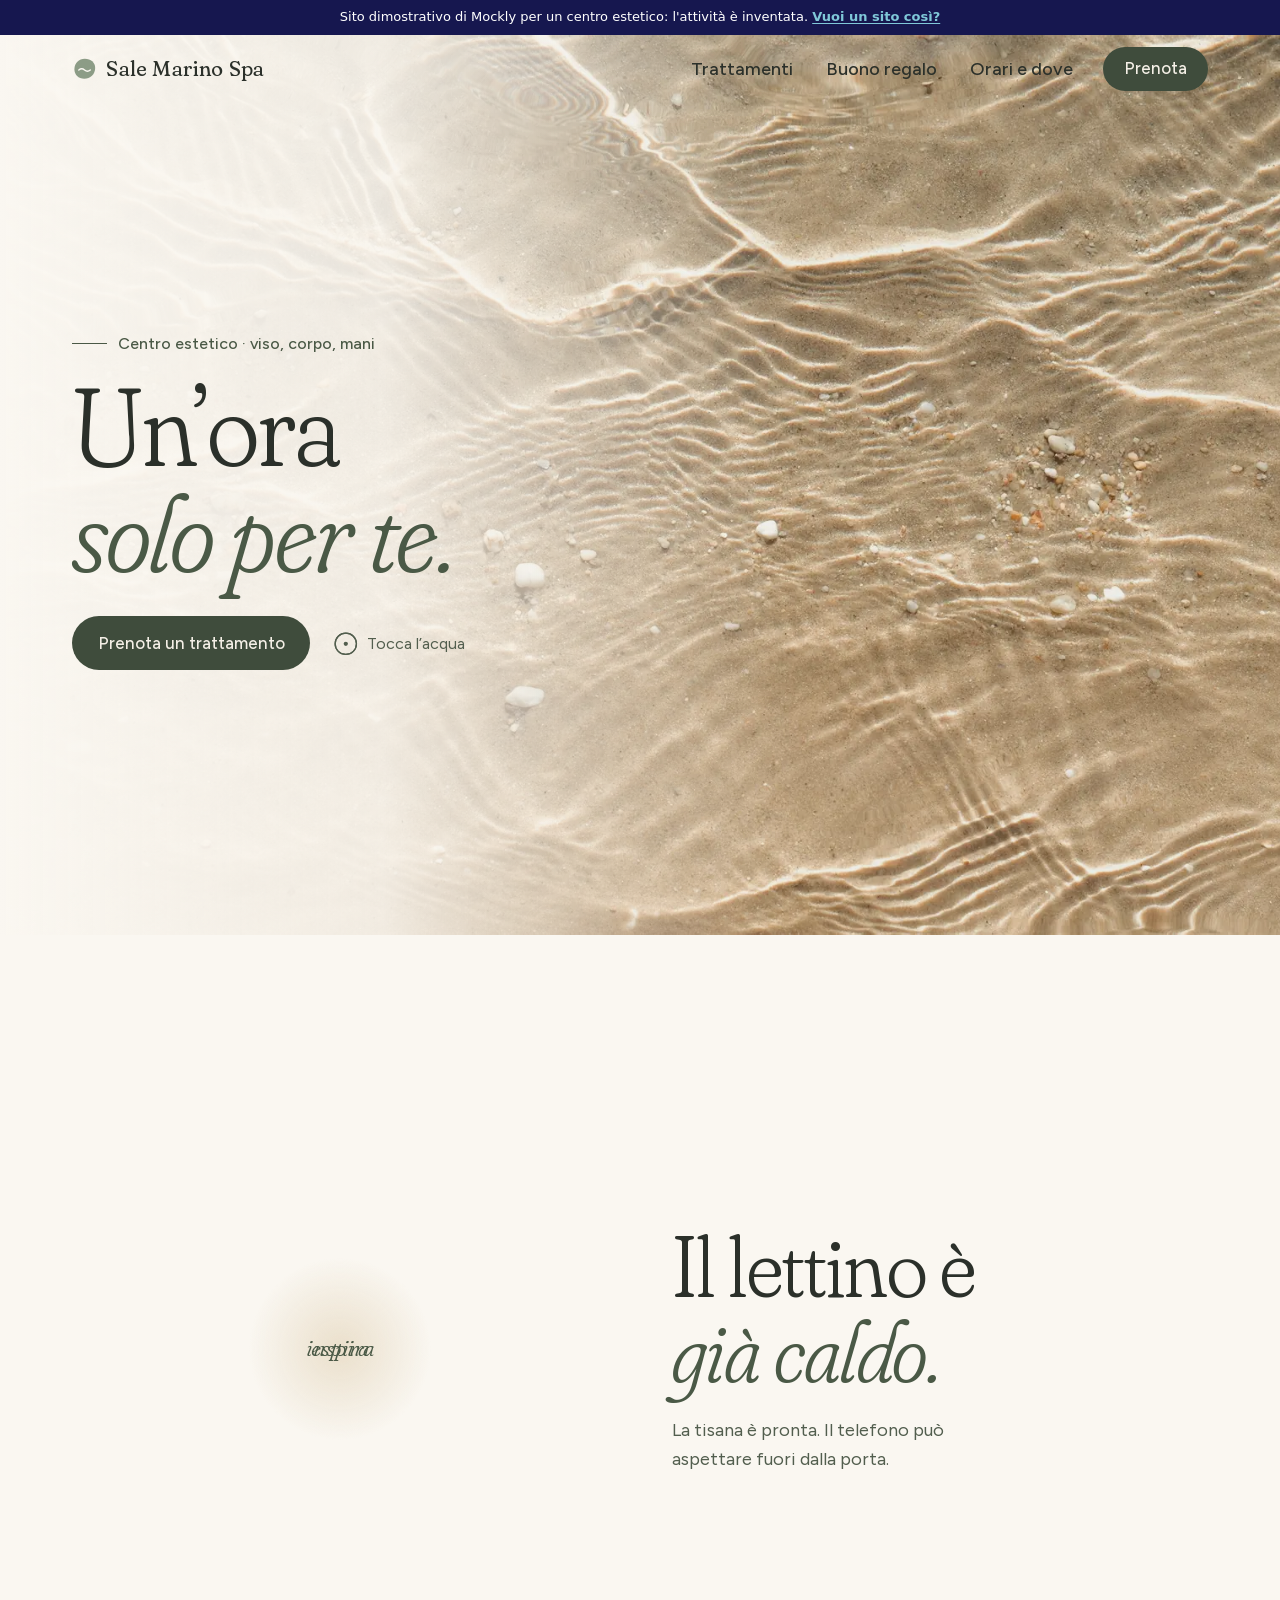
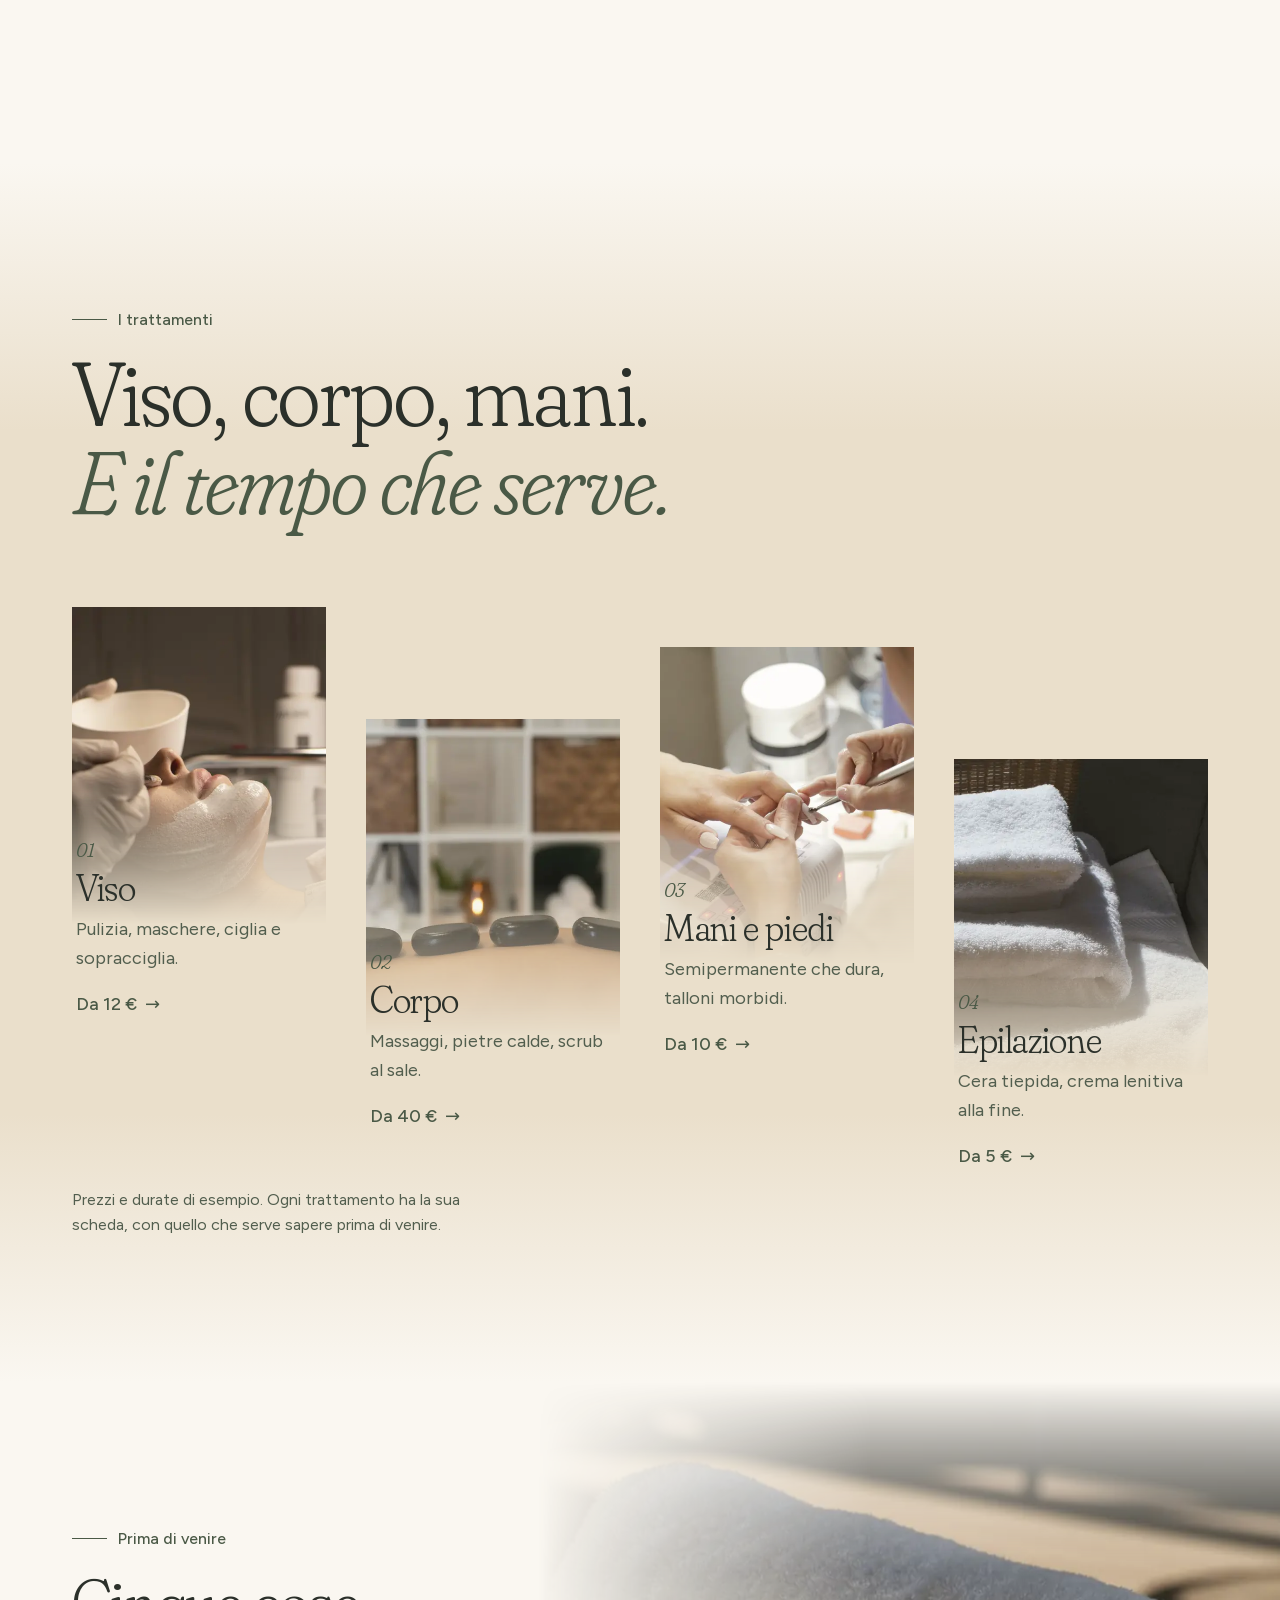
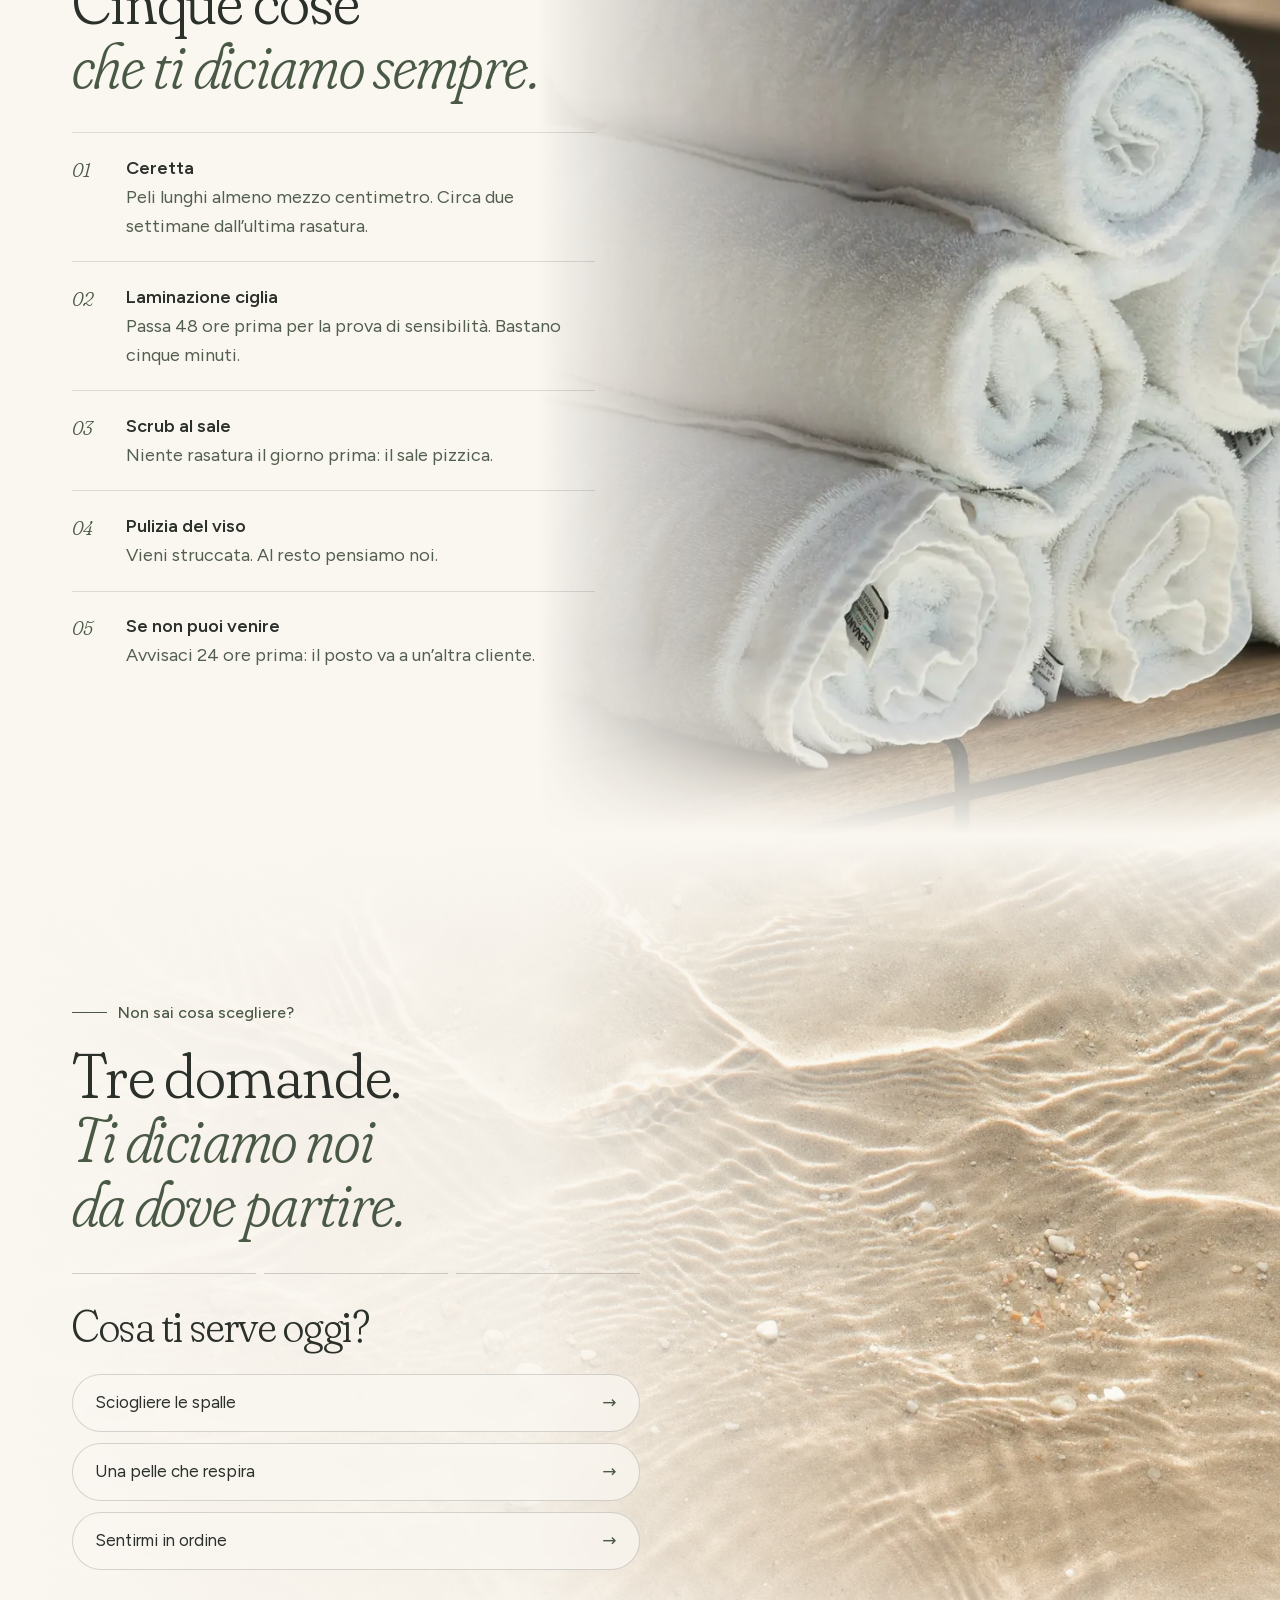
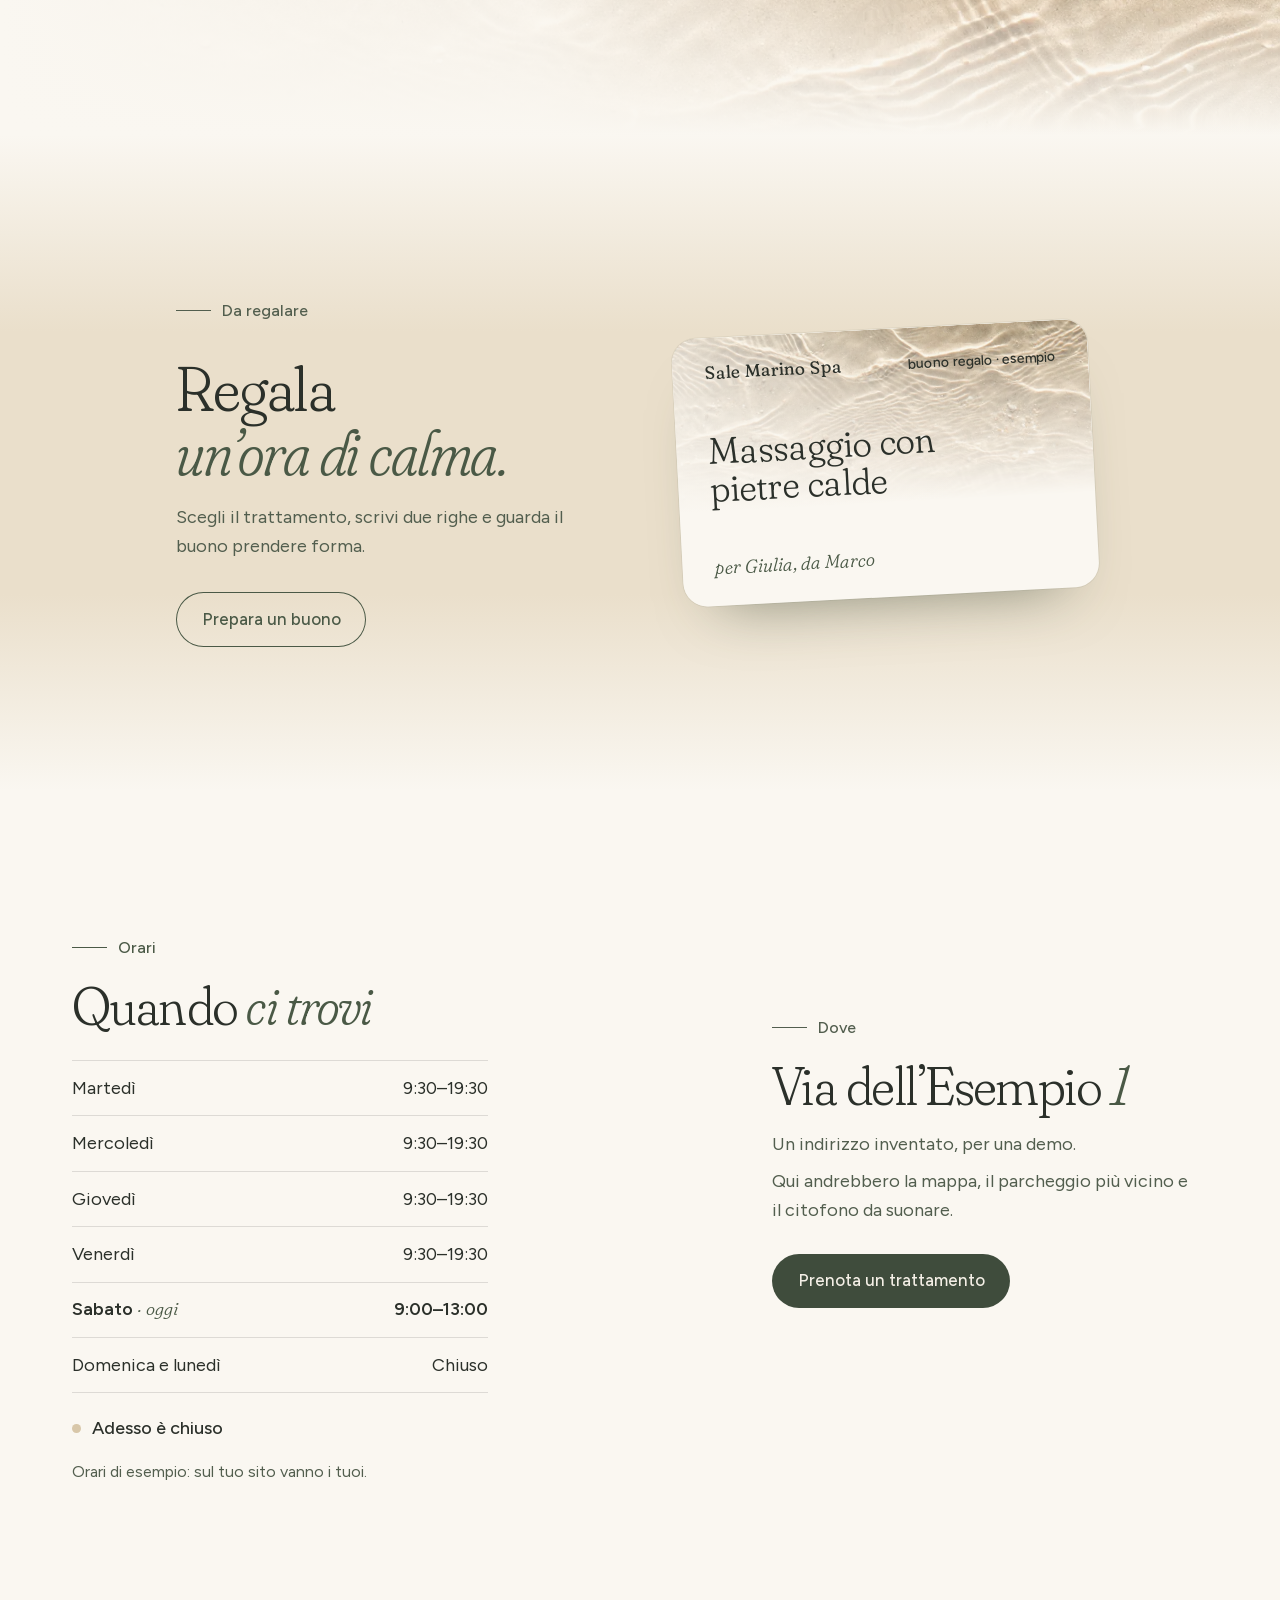
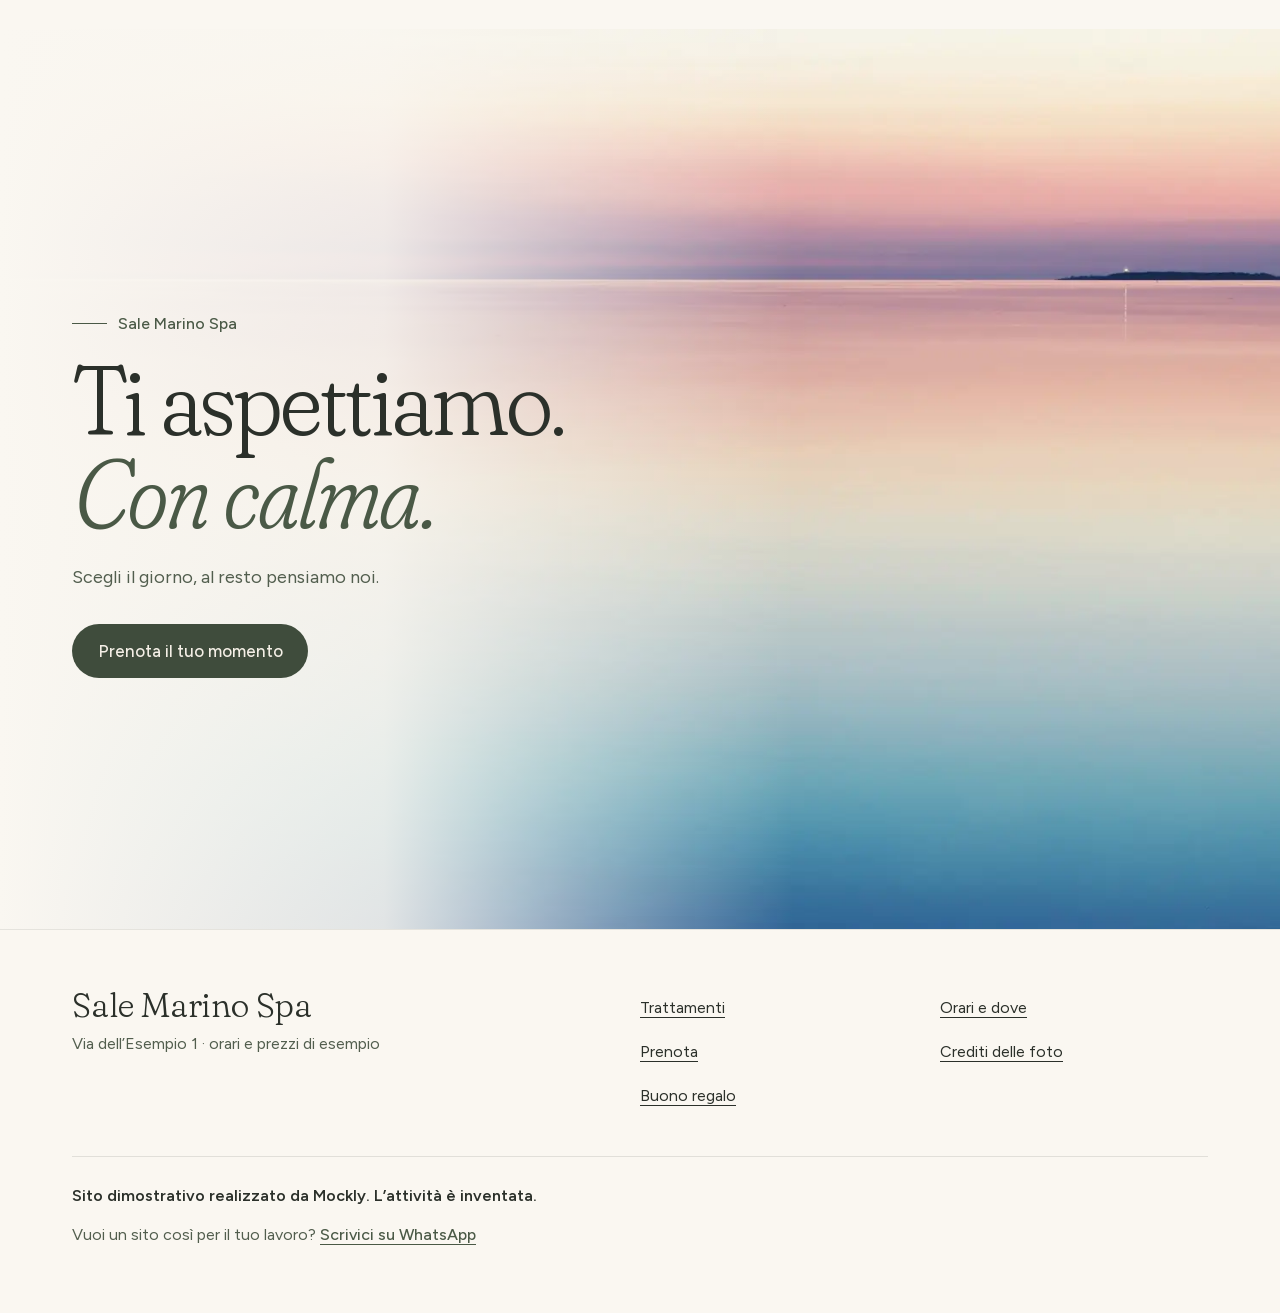
<file: index.html>
<!doctype html>
<html lang="it">
<head>
  <meta charset="utf-8">
  <meta name="viewport" content="width=device-width, initial-scale=1, viewport-fit=cover">
  <title>Sale Marino Spa — Centro estetico, viso e corpo (sito dimostrativo)</title>
  <meta name="description" content="Centro estetico di esempio: trattamenti viso e corpo, mani e piedi, epilazione. Prezzi chiari, prenotazione su WhatsApp, buono regalo. Sito dimostrativo di Mockly.">
  <meta name="theme-color" content="#EADFCB">
  <link rel="icon" href="assets/img/icona.svg" type="image/svg+xml">
  <link rel="apple-touch-icon" href="assets/img/icona-180.png">
  <link rel="manifest" href="site.webmanifest">
  <meta property="og:type" content="website">
  <meta property="og:title" content="Sale Marino Spa — Un’ora solo per te">
  <meta property="og:description" content="Sito dimostrativo di un centro estetico, realizzato da Mockly. L’attività è inventata.">
  <meta property="og:image" content="assets/img/og.jpg">
  <meta property="og:image:width" content="1200">
  <meta property="og:image:height" content="630">
  <meta property="og:image:alt" content="Acqua bassa sulla sabbia e la scritta Sale Marino Spa">
  <meta name="twitter:card" content="summary_large_image">
  <link rel="preload" href="assets/fonts/fraunces.woff2" as="font" type="font/woff2" crossorigin>
  <link rel="preload" as="image" href="assets/img/acqua-900.webp" imagesrcset="assets/img/acqua-900.webp 900w, assets/img/acqua-1600.webp 1600w" imagesizes="100vw">
  <link rel="stylesheet" href="assets/css/style.css">
  <script>document.documentElement.classList.add("js")</script>
</head>
<body>
<!-- Striscia Mockly: dice che questo è un sito dimostrativo -->
<div class="mockly-demo-bar" role="note"><p>Sito dimostrativo di Mockly per un centro estetico: l'attività è inventata. <a href="https://mockly.it/">Vuoi un sito così?</a></p></div>
<script>(function(){var b=document.currentScript.previousElementSibling,h=[];function pad(){var c=getComputedStyle(document.body),t=parseFloat(c.paddingTop)||0;b.style.margin="-"+t+"px -"+(parseFloat(c.paddingRight)||0)+"px "+t+"px -"+(parseFloat(c.paddingLeft)||0)+"px";}function find(){pad();h=[].filter.call(document.body.querySelectorAll("*"),function(e){if(e===b||b.contains(e))return false;if(e.hasAttribute("data-mockly-bar"))return true;var s=getComputedStyle(e);if(s.position!=="fixed"||s.top!=="0px")return false;var r=e.getBoundingClientRect();if(r.height>20&&r.height<innerHeight*.5&&r.width>innerWidth*.5){e.setAttribute("data-mockly-bar","");return true;}return false;});move();}function move(){var t=Math.max(0,b.offsetHeight-scrollY)+"px";h.forEach(function(e){e.style.top=t;});}addEventListener("load",find);addEventListener("resize",find);addEventListener("scroll",move,{passive:true});if(document.readyState!=="loading")find();else document.addEventListener("DOMContentLoaded",find);})();</script>
<style>.mockly-demo-bar{position:relative;z-index:1;margin:0;padding:8px 16px;background:#16174F;color:#fff;font:500 13px/1.45 system-ui,-apple-system,"Segoe UI",Roboto,sans-serif;text-align:center;letter-spacing:0}.mockly-demo-bar p{margin:0;color:inherit;font:inherit}.mockly-demo-bar a{color:#7FC8D8;font-weight:600;text-decoration:underline;text-underline-offset:2px}.mockly-demo-bar a:focus-visible{outline:2px solid #7FC8D8;outline-offset:2px}</style>
  <a class="skip" href="#contenuto">Vai al contenuto</a>

  <header class="top" data-header>
    <a class="brand" href="index.html" aria-label="Sale Marino Spa, home">
      <svg class="brand__mark" viewBox="0 0 32 32" aria-hidden="true"><path d="M16 3.5c7.6 0 13 4.6 13 11.6 0 7.8-6.3 13.4-13.6 13.4C8 28.5 3 23.4 3 16.6 3 9 8.6 3.5 16 3.5Z" fill="#8C9C86"/><path d="M8.5 17.5c2.4-2 4.8-2 7.2 0s4.8 2 7.2 0" fill="none" stroke="#FAF7F1" stroke-width="1.8" stroke-linecap="round"/></svg>
      Sale Marino Spa
    </a>
    <nav class="nav" aria-label="Principale">
      <a href="trattamenti.html">Trattamenti</a>
      <a href="prenota.html#buono">Buono regalo</a>
      <a href="#orari">Orari e dove</a>
      <a class="btn" href="prenota.html">Prenota</a>
    </nav>
    <button class="menu-btn" type="button" aria-expanded="false" aria-controls="menu" data-menu-open>
      Menu <span class="menu-btn__lines" aria-hidden="true"><span></span><span></span></span>
    </button>
  </header>

  <div class="menu" id="menu" role="dialog" aria-modal="true" aria-label="Menu" data-menu>
    <div class="menu__bar">
      <span class="brand" aria-hidden="true">Sale Marino Spa</span>
      <button class="menu__close" type="button" data-menu-close>
        Chiudi <svg viewBox="0 0 24 24" fill="none" stroke="currentColor" stroke-width="1.6" aria-hidden="true"><path d="M6 6l12 12M18 6 6 18"/></svg>
      </button>
    </div>
    <div class="menu__body">
      <ul class="menu__links">
        <li><a href="index.html" aria-current="page">Home</a></li>
        <li><a href="trattamenti.html">Trattamenti</a></li>
        <li><a href="prenota.html">Prenota</a></li>
        <li><a href="prenota.html#buono">Buono regalo</a></li>
        <li><a href="#orari" data-menu-link>Orari e dove</a></li>
      </ul>
      <div class="menu__foot">
        <p>Martedì–venerdì 9:30–19:30, sabato 9–13 <span>(orari di esempio)</span></p>
        <a class="btn" href="prenota.html">Prenota un trattamento</a>
      </div>
    </div>
  </div>

  <main id="contenuto">
    <!-- 1. Prima schermata: l'acqua che si increspa al tocco -->
    <section class="hero" aria-labelledby="titolo">
      <div class="hero__water" data-water>
        <img src="assets/img/acqua-900.webp" srcset="assets/img/acqua-900.webp 900w, assets/img/acqua-1600.webp 1600w" sizes="100vw" width="900" height="600" alt="" fetchpriority="high">
      </div>
      <div class="hero__text">
        <p class="hero__kicker enter">Centro estetico · viso, corpo, mani</p>
        <h1 id="titolo" class="enter">Un’ora <em>solo per&nbsp;te.</em></h1>
        <div class="hero__actions enter">
          <a class="btn" href="prenota.html">Prenota un trattamento</a>
          <span class="hero__hint hero__hint--off" data-water-hint>
            <svg viewBox="0 0 24 24" fill="none" stroke="currentColor" stroke-width="1.2" aria-hidden="true"><circle class="ring" cx="12" cy="12" r="10"/><circle class="ring" cx="12" cy="12" r="10"/><circle cx="12" cy="12" r="2" fill="currentColor" stroke="none"/></svg>
            Tocca l’acqua
          </span>
        </div>
      </div>
    </section>

    <!-- 2. Quasi vuota: si rallenta, l'acqua continua a muoversi -->
    <section class="section breath" aria-labelledby="t-respiro">
      <div class="breath__rings" aria-hidden="true">
        <span class="breath__ring"></span><span class="breath__ring"></span><span class="breath__ring"></span>
        <span class="breath__cue"><span>inspira</span><span>espira</span></span>
      </div>
      <div class="breath__words" data-reveal>
        <h2 id="t-respiro">Il lettino è <em>già caldo.</em></h2>
        <p>La tisana è pronta. Il telefono può aspettare fuori dalla porta.</p>
      </div>
    </section>

    <!-- 3. Trattamenti: foto senza bordi, il nome sale sulla sfumatura -->
    <section class="section rituals" aria-labelledby="t-trattamenti">
      <div class="rituals__head" data-reveal>
        <p class="label">I trattamenti</p>
        <h2 id="t-trattamenti" class="title-l">Viso, corpo, mani. <em>E il tempo che&nbsp;serve.</em></h2>
      </div>
      <ul class="rituals__list">
        <li class="ritual">
          <a class="ritual__link" href="trattamenti.html#viso" data-reveal>
            <figure class="ritual__photo photo photo--down">
              <img src="assets/img/viso-480.webp" srcset="assets/img/viso-480.webp 480w, assets/img/viso-960.webp 960w" sizes="(min-width: 960px) 22vw, 22rem" width="480" height="600" loading="lazy" decoding="async" alt="Viso con una maschera bianca stesa con il pennello, occhi chiusi">
            </figure>
            <div class="ritual__text">
              <span class="ritual__num" aria-hidden="true">01</span>
              <h3 class="ritual__name">Viso</h3>
              <p class="ritual__line">Pulizia, maschere, ciglia e sopracciglia.</p>
              <span class="ritual__price">Da 12 €</span>
            </div>
          </a>
        </li>
        <li class="ritual">
          <a class="ritual__link" href="trattamenti.html#corpo" data-reveal>
            <figure class="ritual__photo photo photo--down">
              <img src="assets/img/corpo-480.webp" srcset="assets/img/corpo-480.webp 480w, assets/img/corpo-960.webp 960w" sizes="(min-width: 960px) 22vw, 22rem" width="480" height="600" loading="lazy" decoding="async" alt="Pietre di basalto calde allineate lungo la schiena">
            </figure>
            <div class="ritual__text">
              <span class="ritual__num" aria-hidden="true">02</span>
              <h3 class="ritual__name">Corpo</h3>
              <p class="ritual__line">Massaggi, pietre calde, scrub al sale.</p>
              <span class="ritual__price">Da 40 €</span>
            </div>
          </a>
        </li>
        <li class="ritual">
          <a class="ritual__link" href="trattamenti.html#mani" data-reveal>
            <figure class="ritual__photo photo photo--down">
              <img src="assets/img/mani-480.webp" srcset="assets/img/mani-480.webp 480w, assets/img/mani-960.webp 960w" sizes="(min-width: 960px) 22vw, 22rem" width="480" height="600" loading="lazy" decoding="async" alt="Manicure in corso: un’estetista lima le unghie di una cliente">
            </figure>
            <div class="ritual__text">
              <span class="ritual__num" aria-hidden="true">03</span>
              <h3 class="ritual__name">Mani e piedi</h3>
              <p class="ritual__line">Semipermanente che dura, talloni morbidi.</p>
              <span class="ritual__price">Da 10 €</span>
            </div>
          </a>
        </li>
        <li class="ritual">
          <a class="ritual__link" href="trattamenti.html#epilazione" data-reveal>
            <figure class="ritual__photo photo photo--down">
              <img src="assets/img/asciugamani-480.webp" srcset="assets/img/asciugamani-480.webp 480w, assets/img/asciugamani-960.webp 960w" sizes="(min-width: 960px) 22vw, 22rem" width="480" height="600" loading="lazy" decoding="async" alt="Asciugamani bianchi piegati sul lettino">
            </figure>
            <div class="ritual__text">
              <span class="ritual__num" aria-hidden="true">04</span>
              <h3 class="ritual__name">Epilazione</h3>
              <p class="ritual__line">Cera tiepida, crema lenitiva alla fine.</p>
              <span class="ritual__price">Da 5 €</span>
            </div>
          </a>
        </li>
        <li class="rituals__note" data-reveal>Prezzi e durate di esempio. Ogni trattamento ha la sua scheda, con quello che serve sapere prima di venire.</li>
      </ul>
    </section>

    <!-- 4. Prima di venire: la foto si scioglie come l'acqua in alto -->
    <section class="section before" aria-labelledby="t-prima">
      <figure class="before__photo photo" data-reveal>
        <img src="assets/img/rotoli-960.webp" srcset="assets/img/rotoli-480.webp 480w, assets/img/rotoli-960.webp 960w" sizes="(min-width: 960px) 58vw, 100vw" width="480" height="600" loading="lazy" decoding="async" alt="Asciugamani bianchi arrotolati, pronti sul lettino">
      </figure>
      <div class="before__text">
        <div data-reveal>
          <p class="label">Prima di venire</p>
          <h2 id="t-prima" class="title-m">Cinque cose <em>che ti diciamo sempre.</em></h2>
        </div>
        <ol class="before__list">
          <li data-reveal><div><strong>Ceretta</strong> <span>Peli lunghi almeno mezzo centimetro. Circa due settimane dall’ultima rasatura.</span></div></li>
          <li data-reveal><div><strong>Laminazione ciglia</strong> <span>Passa 48 ore prima per la prova di sensibilità. Bastano cinque minuti.</span></div></li>
          <li data-reveal><div><strong>Scrub al sale</strong> <span>Niente rasatura il giorno prima: il sale pizzica.</span></div></li>
          <li data-reveal><div><strong>Pulizia del viso</strong> <span>Vieni struccata. Al resto pensiamo noi.</span></div></li>
          <li data-reveal><div><strong>Se non puoi venire</strong> <span>Avvisaci 24 ore prima: il posto va a un’altra cliente.</span></div></li>
        </ol>
      </div>
    </section>

    <!-- 5. Da toccare: tre domande, sull'acqua -->
    <section class="section quiz-sec" id="consiglio" aria-labelledby="t-quiz">
      <div class="quiz-sec__water" aria-hidden="true">
        <img src="assets/img/acqua-900.webp" srcset="assets/img/acqua-900.webp 900w, assets/img/acqua-1600.webp 1600w" sizes="100vw" width="900" height="600" loading="lazy" decoding="async" alt="">
      </div>
      <div class="quiz" data-quiz>
        <p class="label">Non sai cosa scegliere?</p>
        <h2 id="t-quiz" class="title-m">Tre domande. <em>Ti diciamo noi da dove partire.</em></h2>
        <div class="quiz__progress" aria-hidden="true"><span></span><span></span><span></span></div>
        <div data-quiz-steps>
          <div class="quiz__step" data-step="0">
            <h3 class="quiz__q" tabindex="-1">Cosa ti serve oggi?</h3>
            <div class="quiz__answers">
              <button class="answer" type="button" data-answer="spalle">Sciogliere le spalle</button>
              <button class="answer" type="button" data-answer="pelle">Una pelle che respira</button>
              <button class="answer" type="button" data-answer="ordine">Sentirmi in ordine</button>
            </div>
          </div>
          <div class="quiz__step" data-step="1" hidden>
            <h3 class="quiz__q" tabindex="-1">Quanto tempo hai?</h3>
            <div class="quiz__answers">
              <button class="answer" type="button" data-answer="breve">Meno di un’ora</button>
              <button class="answer" type="button" data-answer="ora">Un’ora</button>
              <button class="answer" type="button" data-answer="lungo">Me la prendo con calma</button>
            </div>
          </div>
          <div class="quiz__step" data-step="2" hidden>
            <h3 class="quiz__q" tabindex="-1">Cosa ti fa stare bene?</h3>
            <div class="quiz__answers">
              <button class="answer" type="button" data-answer="mani">Mani che lavorano piano</button>
              <button class="answer" type="button" data-answer="silenzio">Occhi chiusi e silenzio</button>
              <button class="answer" type="button" data-answer="risultato">Vedere subito il risultato</button>
            </div>
          </div>
        </div>
        <button class="quiz__back" type="button" data-quiz-back hidden>← Torna indietro</button>
        <div class="quiz__result" data-quiz-result hidden aria-live="polite"></div>
        <noscript><p class="quiz__noscript">Il consiglio ha bisogno di JavaScript. Puoi guardare tutti i <a href="trattamenti.html">trattamenti</a>.</p></noscript>
      </div>
    </section>

    <!-- 6. Buono regalo: una piccola prima schermata da regalare -->
    <section class="section gift" aria-labelledby="t-buono">
      <div class="gift__text" data-reveal>
        <p class="label">Da regalare</p>
        <h2 id="t-buono" class="title-m">Regala <em>un’ora di calma.</em></h2>
        <p>Scegli il trattamento, scrivi due righe e guarda il buono prendere forma.</p>
        <a class="btn btn--ghost" href="prenota.html#buono">Prepara un buono</a>
      </div>
      <div class="gift__card" data-drift="1">
        <div class="voucher" aria-hidden="true" data-reveal>
          <p class="voucher__top"><b>Sale Marino Spa</b><span>buono regalo · esempio</span></p>
          <p class="voucher__what">Massaggio con pietre calde</p>
          <p class="voucher__who">per Giulia, da Marco</p>
        </div>
      </div>
    </section>

    <!-- 7. Orari e dove -->
    <section class="section info" id="orari" aria-labelledby="t-orari">
      <div data-reveal>
        <p class="label">Orari</p>
        <h2 id="t-orari">Quando <em>ci trovi</em></h2>
        <ul class="hours" data-hours>
          <li data-day="2"><span>Martedì</span><span>9:30–19:30</span></li>
          <li data-day="3"><span>Mercoledì</span><span>9:30–19:30</span></li>
          <li data-day="4"><span>Giovedì</span><span>9:30–19:30</span></li>
          <li data-day="5"><span>Venerdì</span><span>9:30–19:30</span></li>
          <li data-day="6"><span>Sabato</span><span>9:00–13:00</span></li>
          <li data-day="0 1"><span>Domenica e lunedì</span><span>Chiuso</span></li>
        </ul>
        <p class="status" data-status hidden></p>
        <p class="note">Orari di esempio: sul tuo sito vanno i tuoi.</p>
      </div>
      <div class="where" data-reveal>
        <p class="label">Dove</p>
        <h2>Via dell’Esempio <em>1</em></h2>
        <p>Un indirizzo inventato, per una demo.</p>
        <p>Qui andrebbero la mappa, il parcheggio più vicino e il citofono da suonare.</p>
        <a class="btn" href="prenota.html">Prenota un trattamento</a>
      </div>
    </section>

    <!-- 8. Finale: la prima schermata, al tramonto -->
    <section class="finale" data-finale aria-labelledby="t-fine">
      <div class="finale__photo">
        <img src="assets/img/tramonto-800.webp" srcset="assets/img/tramonto-800.webp 800w, assets/img/tramonto-1600.webp 1600w, assets/img/tramonto-2400.webp 2400w" sizes="100vw" width="800" height="526" loading="lazy" decoding="async" alt="Mare calmo all’ora del tramonto, rosa e azzurro">
      </div>
      <p class="label" data-reveal>Sale Marino Spa</p>
      <h2 id="t-fine" data-reveal>Ti aspettiamo. <em>Con calma.</em></h2>
      <p data-reveal>Scegli il giorno, al resto pensiamo noi.</p>
      <div data-reveal><a class="btn" href="prenota.html">Prenota il tuo momento</a></div>
    </section>
  </main>

  <a class="btn dock" href="prenota.html" data-dock>Prenota</a>

  <footer class="foot">
    <div class="foot__grid">
      <div>
        <p class="foot__brand">Sale Marino Spa</p>
        <p>Via dell’Esempio 1 · orari e prezzi di esempio</p>
      </div>
      <ul>
        <li><a href="trattamenti.html">Trattamenti</a></li>
        <li><a href="prenota.html">Prenota</a></li>
        <li><a href="prenota.html#buono">Buono regalo</a></li>
      </ul>
      <ul>
        <li><a href="index.html#orari">Orari e dove</a></li>
        <li><a href="CREDITI.md">Crediti delle foto</a></li>
      </ul>
    </div>
    <div class="foot__demo">
      <strong>Sito dimostrativo realizzato da Mockly. L’attività è inventata.</strong>
      <span>Vuoi un sito così per il tuo lavoro? <a href="https://wa.me/393517578080?text=Ciao%20Mockly%2C%20ho%20visto%20la%20demo%20Sale%20Marino%20Spa%20e%20vorrei%20un%20sito%20cos%C3%AC%20per%20il%20mio%20lavoro." target="_blank" rel="noopener">Scrivici su WhatsApp</a></span>
    </div>
  </footer>

  <script src="assets/js/dati.js"></script>
  <script src="assets/js/sito.js"></script>
  <script src="assets/js/acqua.js"></script>
  <script src="assets/js/consiglio.js"></script>
</body>
</html>
</file>
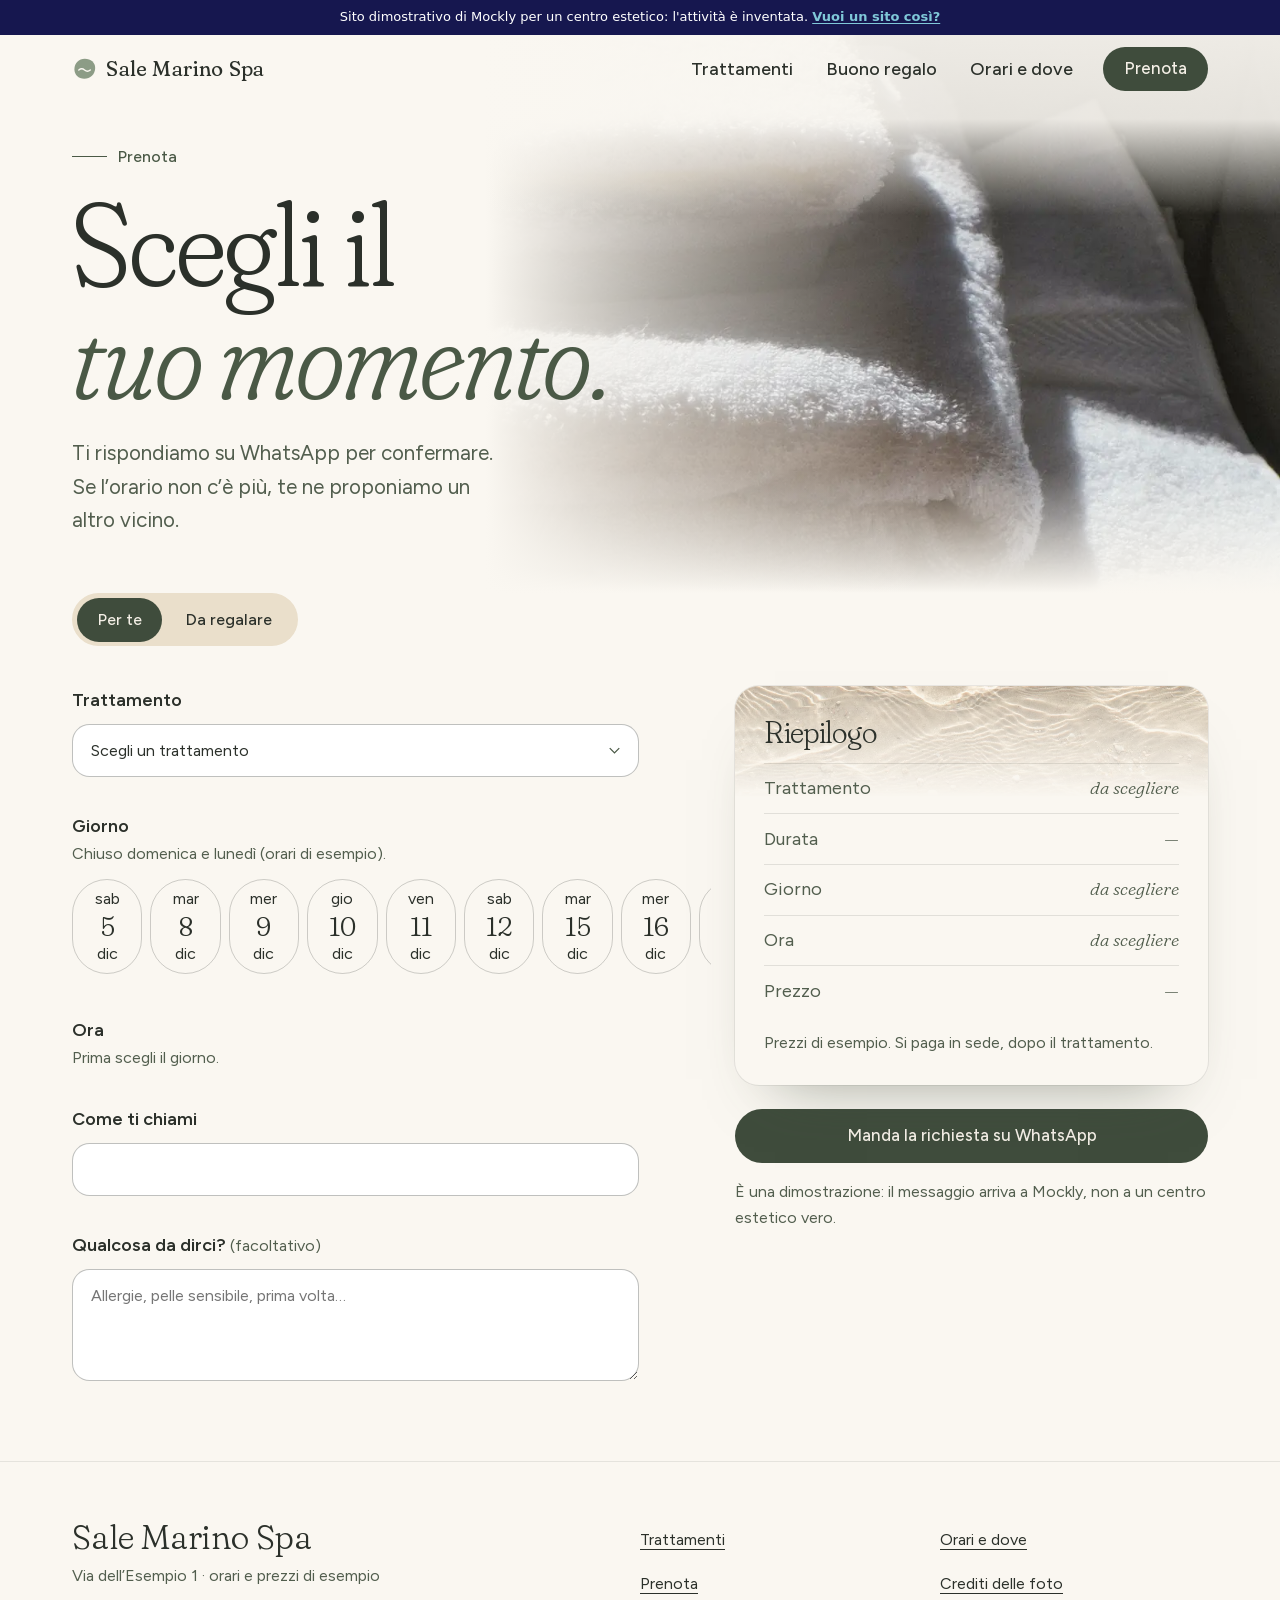
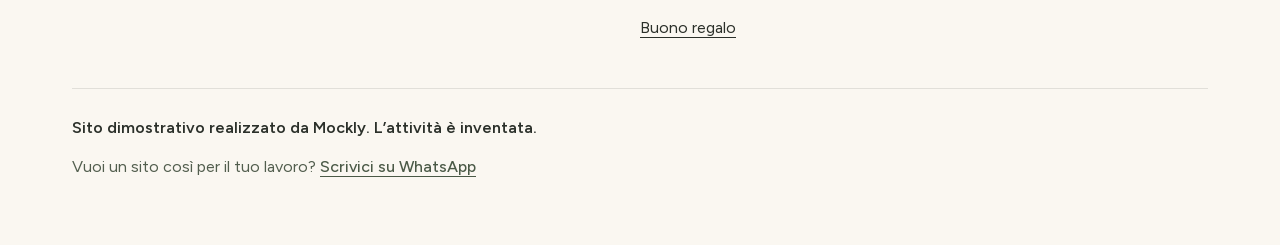
<file: prenota.html>
<!doctype html>
<html lang="it">
<head>
  <meta charset="utf-8">
  <meta name="viewport" content="width=device-width, initial-scale=1, viewport-fit=cover">
  <title>Prenota o regala un trattamento — Sale Marino Spa (sito dimostrativo)</title>
  <meta name="description" content="Scegli trattamento, giorno e ora, oppure prepara un buono regalo con anteprima. Il riepilogo si apre su WhatsApp. Sito dimostrativo di Mockly.">
  <meta name="theme-color" content="#EADFCB">
  <link rel="icon" href="assets/img/icona.svg" type="image/svg+xml">
  <link rel="apple-touch-icon" href="assets/img/icona-180.png">
  <link rel="manifest" href="site.webmanifest">
  <meta property="og:type" content="website">
  <meta property="og:title" content="Prenota o regala un trattamento — Sale Marino Spa">
  <meta property="og:description" content="Sito dimostrativo di un centro estetico, realizzato da Mockly. L’attività è inventata.">
  <meta property="og:image" content="assets/img/og.jpg">
  <meta property="og:image:width" content="1200">
  <meta property="og:image:height" content="630">
  <meta property="og:image:alt" content="Acqua bassa sulla sabbia e la scritta Sale Marino Spa">
  <meta name="twitter:card" content="summary_large_image">
  <link rel="preload" href="assets/fonts/fraunces.woff2" as="font" type="font/woff2" crossorigin>
  <link rel="stylesheet" href="assets/css/style.css">
  <script>document.documentElement.classList.add("js")</script>
</head>
<body>
<!-- Striscia Mockly: dice che questo è un sito dimostrativo -->
<div class="mockly-demo-bar" role="note"><p>Sito dimostrativo di Mockly per un centro estetico: l'attività è inventata. <a href="https://mockly.it/">Vuoi un sito così?</a></p></div>
<script>(function(){var b=document.currentScript.previousElementSibling,h=[];function pad(){var c=getComputedStyle(document.body),t=parseFloat(c.paddingTop)||0;b.style.margin="-"+t+"px -"+(parseFloat(c.paddingRight)||0)+"px "+t+"px -"+(parseFloat(c.paddingLeft)||0)+"px";}function find(){pad();h=[].filter.call(document.body.querySelectorAll("*"),function(e){if(e===b||b.contains(e))return false;if(e.hasAttribute("data-mockly-bar"))return true;var s=getComputedStyle(e);if(s.position!=="fixed"||s.top!=="0px")return false;var r=e.getBoundingClientRect();if(r.height>20&&r.height<innerHeight*.5&&r.width>innerWidth*.5){e.setAttribute("data-mockly-bar","");return true;}return false;});move();}function move(){var t=Math.max(0,b.offsetHeight-scrollY)+"px";h.forEach(function(e){e.style.top=t;});}addEventListener("load",find);addEventListener("resize",find);addEventListener("scroll",move,{passive:true});if(document.readyState!=="loading")find();else document.addEventListener("DOMContentLoaded",find);})();</script>
<style>.mockly-demo-bar{position:relative;z-index:1;margin:0;padding:8px 16px;background:#16174F;color:#fff;font:500 13px/1.45 system-ui,-apple-system,"Segoe UI",Roboto,sans-serif;text-align:center;letter-spacing:0}.mockly-demo-bar p{margin:0;color:inherit;font:inherit}.mockly-demo-bar a{color:#7FC8D8;font-weight:600;text-decoration:underline;text-underline-offset:2px}.mockly-demo-bar a:focus-visible{outline:2px solid #7FC8D8;outline-offset:2px}</style>
  <a class="skip" href="#contenuto">Vai al contenuto</a>

  <header class="top" data-header>
    <a class="brand" href="index.html" aria-label="Sale Marino Spa, home">
      <svg class="brand__mark" viewBox="0 0 32 32" aria-hidden="true"><path d="M16 3.5c7.6 0 13 4.6 13 11.6 0 7.8-6.3 13.4-13.6 13.4C8 28.5 3 23.4 3 16.6 3 9 8.6 3.5 16 3.5Z" fill="#8C9C86"/><path d="M8.5 17.5c2.4-2 4.8-2 7.2 0s4.8 2 7.2 0" fill="none" stroke="#FAF7F1" stroke-width="1.8" stroke-linecap="round"/></svg>
      Sale Marino Spa
    </a>
    <nav class="nav" aria-label="Principale">
      <a href="trattamenti.html">Trattamenti</a>
      <a href="prenota.html#buono">Buono regalo</a>
      <a href="index.html#orari">Orari e dove</a>
      <a class="btn" href="prenota.html">Prenota</a>
    </nav>
    <button class="menu-btn" type="button" aria-expanded="false" aria-controls="menu" data-menu-open>
      Menu <span class="menu-btn__lines" aria-hidden="true"><span></span><span></span></span>
    </button>
  </header>

  <div class="menu" id="menu" role="dialog" aria-modal="true" aria-label="Menu" data-menu>
    <div class="menu__bar">
      <span class="brand" aria-hidden="true">Sale Marino Spa</span>
      <button class="menu__close" type="button" data-menu-close>
        Chiudi <svg viewBox="0 0 24 24" fill="none" stroke="currentColor" stroke-width="1.6" aria-hidden="true"><path d="M6 6l12 12M18 6 6 18"/></svg>
      </button>
    </div>
    <div class="menu__body">
      <ul class="menu__links">
        <li><a href="index.html">Home</a></li>
        <li><a href="trattamenti.html">Trattamenti</a></li>
        <li><a href="prenota.html" aria-current="page">Prenota</a></li>
        <li><a href="prenota.html#buono">Buono regalo</a></li>
        <li><a href="index.html#orari" data-menu-link>Orari e dove</a></li>
      </ul>
      <div class="menu__foot">
        <p>Martedì–venerdì 9:30–19:30, sabato 9–13 <span>(orari di esempio)</span></p>
        <a class="btn" href="prenota.html">Prenota un trattamento</a>
      </div>
    </div>
  </div>

  <main id="contenuto">
    <header class="page-head page-head--short">
      <figure class="page-head__photo">
        <img src="assets/img/asciugamani-960.webp" srcset="assets/img/asciugamani-480.webp 480w, assets/img/asciugamani-960.webp 960w" sizes="(min-width: 960px) 62vw, 100vw" width="480" height="600" alt="" fetchpriority="high">
      </figure>
      <div class="page-head__text">
        <p class="label enter">Prenota</p>
        <h1 class="enter">Scegli il <em>tuo&nbsp;momento.</em></h1>
        <p class="lead enter">Ti rispondiamo su WhatsApp per confermare. Se l’orario non c’è più, te ne proponiamo un altro vicino.</p>
      </div>
    </header>

    <div class="tabs" role="tablist" aria-label="Cosa vuoi fare">
      <button class="tab" type="button" role="tab" id="tab-per-te" aria-controls="per-te" aria-selected="true" data-tab="per-te">Per te</button>
      <button class="tab" type="button" role="tab" id="tab-buono" aria-controls="buono" aria-selected="false" tabindex="-1" data-tab="buono">Da regalare</button>
    </div>

    <!-- Prenotazione -->
    <section class="panel" id="per-te" role="tabpanel" aria-labelledby="tab-per-te">
      <div class="panel__grid">
        <form class="form" id="form-prenota" data-booking novalidate>
          <div class="field">
            <label for="b-trattamento">Trattamento</label>
            <select class="select" id="b-trattamento" name="trattamento" required aria-describedby="b-trattamento-err">
              <option value="">Scegli un trattamento</option>
              <!--@OPZIONI-->
                <optgroup label="Viso">
                  <option value="pulizia-viso">Pulizia del viso · 60 min · 50 €</option>
                  <option value="maschera-alghe">Maschera alle alghe · 45 min · 45 €</option>
                  <option value="laminazione-ciglia">Laminazione ciglia · 60 min · 55 €</option>
                  <option value="sopracciglia">Forma delle sopracciglia · 20 min · 12 €</option>
                </optgroup>
                <optgroup label="Corpo">
                  <option value="massaggio-rilassante">Massaggio rilassante · 50 min · 50 €</option>
                  <option value="pietre-calde">Massaggio con pietre calde · 75 min · 70 €</option>
                  <option value="scrub-sale">Scrub al sale marino · 40 min · 40 €</option>
                  <option value="linfodrenaggio">Linfodrenaggio manuale · 60 min · 55 €</option>
                </optgroup>
                <optgroup label="Mani e piedi">
                  <option value="manicure-semi">Manicure con semipermanente · 50 min · 30 €</option>
                  <option value="pedicure">Pedicure estetica · 50 min · 35 €</option>
                  <option value="rimozione-semi">Rimozione del semipermanente · 20 min · 10 €</option>
                </optgroup>
                <optgroup label="Epilazione">
                  <option value="ceretta-gambe">Ceretta gambe intere · 40 min · 30 €</option>
                  <option value="ceretta-inguine">Ceretta inguine · 20 min · 15 €</option>
                  <option value="ceretta-ascelle">Ceretta ascelle · 10 min · 8 €</option>
                  <option value="baffetto">Baffetto · 5 min · 5 €</option>
                </optgroup>
<!--/@OPZIONI-->
            </select>
            <p class="error" id="b-trattamento-err" data-error-for="trattamento"></p>
          </div>

          <fieldset class="field">
            <legend>Giorno</legend>
            <p class="field__hint">Chiuso domenica e lunedì (orari di esempio).</p>
            <div class="days" role="radiogroup" aria-label="Giorno" data-days></div>
            <p class="error" data-error-for="giorno"></p>
          </fieldset>

          <fieldset class="field">
            <legend>Ora</legend>
            <div class="chips" role="radiogroup" aria-label="Ora" data-slots><p class="slots-empty">Prima scegli il giorno.</p></div>
            <p class="error" data-error-for="ora"></p>
          </fieldset>

          <div class="field">
            <label for="b-nome">Come ti chiami</label>
            <input class="input" id="b-nome" name="nome" type="text" autocomplete="given-name" required maxlength="40" aria-describedby="b-nome-err">
            <p class="error" id="b-nome-err" data-error-for="nome"></p>
          </div>

          <div class="field">
            <label for="b-nota">Qualcosa da dirci? <span class="field__hint">(facoltativo)</span></label>
            <textarea class="textarea" id="b-nota" name="nota" maxlength="200" placeholder="Allergie, pelle sensibile, prima volta…"></textarea>
          </div>

        </form>

        <aside class="panel__aside" aria-label="Riepilogo">
          <div class="summary" data-summary>
            <h2>Riepilogo</h2>
            <dl>
              <div><dt>Trattamento</dt><dd data-sum="trattamento" class="is-empty">da scegliere</dd></div>
              <div><dt>Durata</dt><dd data-sum="durata" class="is-empty">—</dd></div>
              <div><dt>Giorno</dt><dd data-sum="giorno" class="is-empty">da scegliere</dd></div>
              <div><dt>Ora</dt><dd data-sum="ora" class="is-empty">da scegliere</dd></div>
              <div><dt>Prezzo</dt><dd data-sum="prezzo" class="is-empty">—</dd></div>
            </dl>
            <p class="demo-note">Prezzi di esempio. Si paga in sede, dopo il trattamento.</p>
          </div>
            <div class="send">
              <button class="btn" type="submit" form="form-prenota">Manda la richiesta su WhatsApp</button>
              <p class="demo-note">È una dimostrazione: il messaggio arriva a Mockly, non a un centro estetico vero.</p>
              <div class="done" role="status" data-done hidden>
                <strong>Si è aperto WhatsApp.</strong>
                <p>Il riepilogo è già scritto: basta premere invia. Non si è aperto? <a data-done-link href="https://wa.me/393517578080" target="_blank" rel="noopener">Aprilo da qui</a>.</p>
              </div>
            </div>
        </aside>
      </div>
    </section>

    <!-- Buono regalo -->
    <section class="panel" id="buono" role="tabpanel" aria-labelledby="tab-buono" hidden>
      <div class="panel__grid">
        <form class="form" data-gift novalidate>
          <div class="field">
            <label for="g-cosa">Cosa regali</label>
            <select class="select" id="g-cosa" name="cosa" required aria-describedby="g-cosa-err">
              <option value="">Scegli</option>
              <optgroup label="Un importo libero">
                <option value="importo-30">Buono da 30 €</option>
                <option value="importo-50">Buono da 50 €</option>
                <option value="importo-80">Buono da 80 €</option>
              </optgroup>
              <!--@OPZIONI2-->
                <optgroup label="Viso">
                  <option value="pulizia-viso">Pulizia del viso · 60 min · 50 €</option>
                  <option value="maschera-alghe">Maschera alle alghe · 45 min · 45 €</option>
                  <option value="laminazione-ciglia">Laminazione ciglia · 60 min · 55 €</option>
                  <option value="sopracciglia">Forma delle sopracciglia · 20 min · 12 €</option>
                </optgroup>
                <optgroup label="Corpo">
                  <option value="massaggio-rilassante">Massaggio rilassante · 50 min · 50 €</option>
                  <option value="pietre-calde">Massaggio con pietre calde · 75 min · 70 €</option>
                  <option value="scrub-sale">Scrub al sale marino · 40 min · 40 €</option>
                  <option value="linfodrenaggio">Linfodrenaggio manuale · 60 min · 55 €</option>
                </optgroup>
                <optgroup label="Mani e piedi">
                  <option value="manicure-semi">Manicure con semipermanente · 50 min · 30 €</option>
                  <option value="pedicure">Pedicure estetica · 50 min · 35 €</option>
                  <option value="rimozione-semi">Rimozione del semipermanente · 20 min · 10 €</option>
                </optgroup>
                <optgroup label="Epilazione">
                  <option value="ceretta-gambe">Ceretta gambe intere · 40 min · 30 €</option>
                  <option value="ceretta-inguine">Ceretta inguine · 20 min · 15 €</option>
                  <option value="ceretta-ascelle">Ceretta ascelle · 10 min · 8 €</option>
                  <option value="baffetto">Baffetto · 5 min · 5 €</option>
                </optgroup>
<!--/@OPZIONI2-->
            </select>
            <p class="error" id="g-cosa-err" data-error-for="cosa"></p>
          </div>
          <div class="field">
            <label for="g-per">Per chi è</label>
            <input class="input" id="g-per" name="per" type="text" required maxlength="30" aria-describedby="g-per-err">
            <p class="error" id="g-per-err" data-error-for="per"></p>
          </div>
          <div class="field">
            <label for="g-da">Da parte di</label>
            <input class="input" id="g-da" name="da" type="text" autocomplete="given-name" required maxlength="30" aria-describedby="g-da-err">
            <p class="error" id="g-da-err" data-error-for="da"></p>
          </div>
          <div class="field">
            <label for="g-msg">Due righe <span class="field__hint">(facoltativo)</span></label>
            <textarea class="textarea" id="g-msg" name="messaggio" maxlength="120" aria-describedby="g-count"></textarea>
            <p class="counter" id="g-count" data-count>0 / 120</p>
          </div>
          <div class="send">
            <button class="btn" type="submit">Manda il buono su WhatsApp</button>
            <p class="demo-note">È una dimostrazione: nessun buono vero viene emesso e il messaggio arriva a Mockly.</p>
            <div class="done" role="status" data-done hidden>
              <strong>Si è aperto WhatsApp.</strong>
              <p>Il buono è già descritto nel messaggio. Non si è aperto? <a data-done-link href="https://wa.me/393517578080" target="_blank" rel="noopener">Aprilo da qui</a>.</p>
            </div>
          </div>
        </form>

        <aside class="panel__aside panel__aside--first" aria-label="Anteprima del buono">
          <div class="voucher" data-voucher>
            <p class="voucher__top"><b>Sale Marino Spa</b><span>buono regalo · esempio</span></p>
            <p class="voucher__what" data-v="cosa">Un’ora per te</p>
            <p class="voucher__who" data-v="chi">per … da …</p>
            <p class="voucher__msg" data-v="msg" hidden></p>
          </div>
          <p class="demo-note">L’anteprima cambia mentre scrivi. Il buono vale sei mesi (regola di esempio).</p>
        </aside>
      </div>
    </section>
  </main>

  <footer class="foot">
    <div class="foot__grid">
      <div>
        <p class="foot__brand">Sale Marino Spa</p>
        <p>Via dell’Esempio 1 · orari e prezzi di esempio</p>
      </div>
      <ul>
        <li><a href="trattamenti.html">Trattamenti</a></li>
        <li><a href="prenota.html">Prenota</a></li>
        <li><a href="prenota.html#buono">Buono regalo</a></li>
      </ul>
      <ul>
        <li><a href="index.html#orari">Orari e dove</a></li>
        <li><a href="CREDITI.md">Crediti delle foto</a></li>
      </ul>
    </div>
    <div class="foot__demo">
      <strong>Sito dimostrativo realizzato da Mockly. L’attività è inventata.</strong>
      <span>Vuoi un sito così per il tuo lavoro? <a href="https://wa.me/393517578080?text=Ciao%20Mockly%2C%20ho%20visto%20la%20demo%20Sale%20Marino%20Spa%20e%20vorrei%20un%20sito%20cos%C3%AC%20per%20il%20mio%20lavoro." target="_blank" rel="noopener">Scrivici su WhatsApp</a></span>
    </div>
  </footer>

  <script src="assets/js/dati.js"></script>
  <script src="assets/js/sito.js"></script>
  <script src="assets/js/prenota.js"></script>
</body>
</html>
</file>
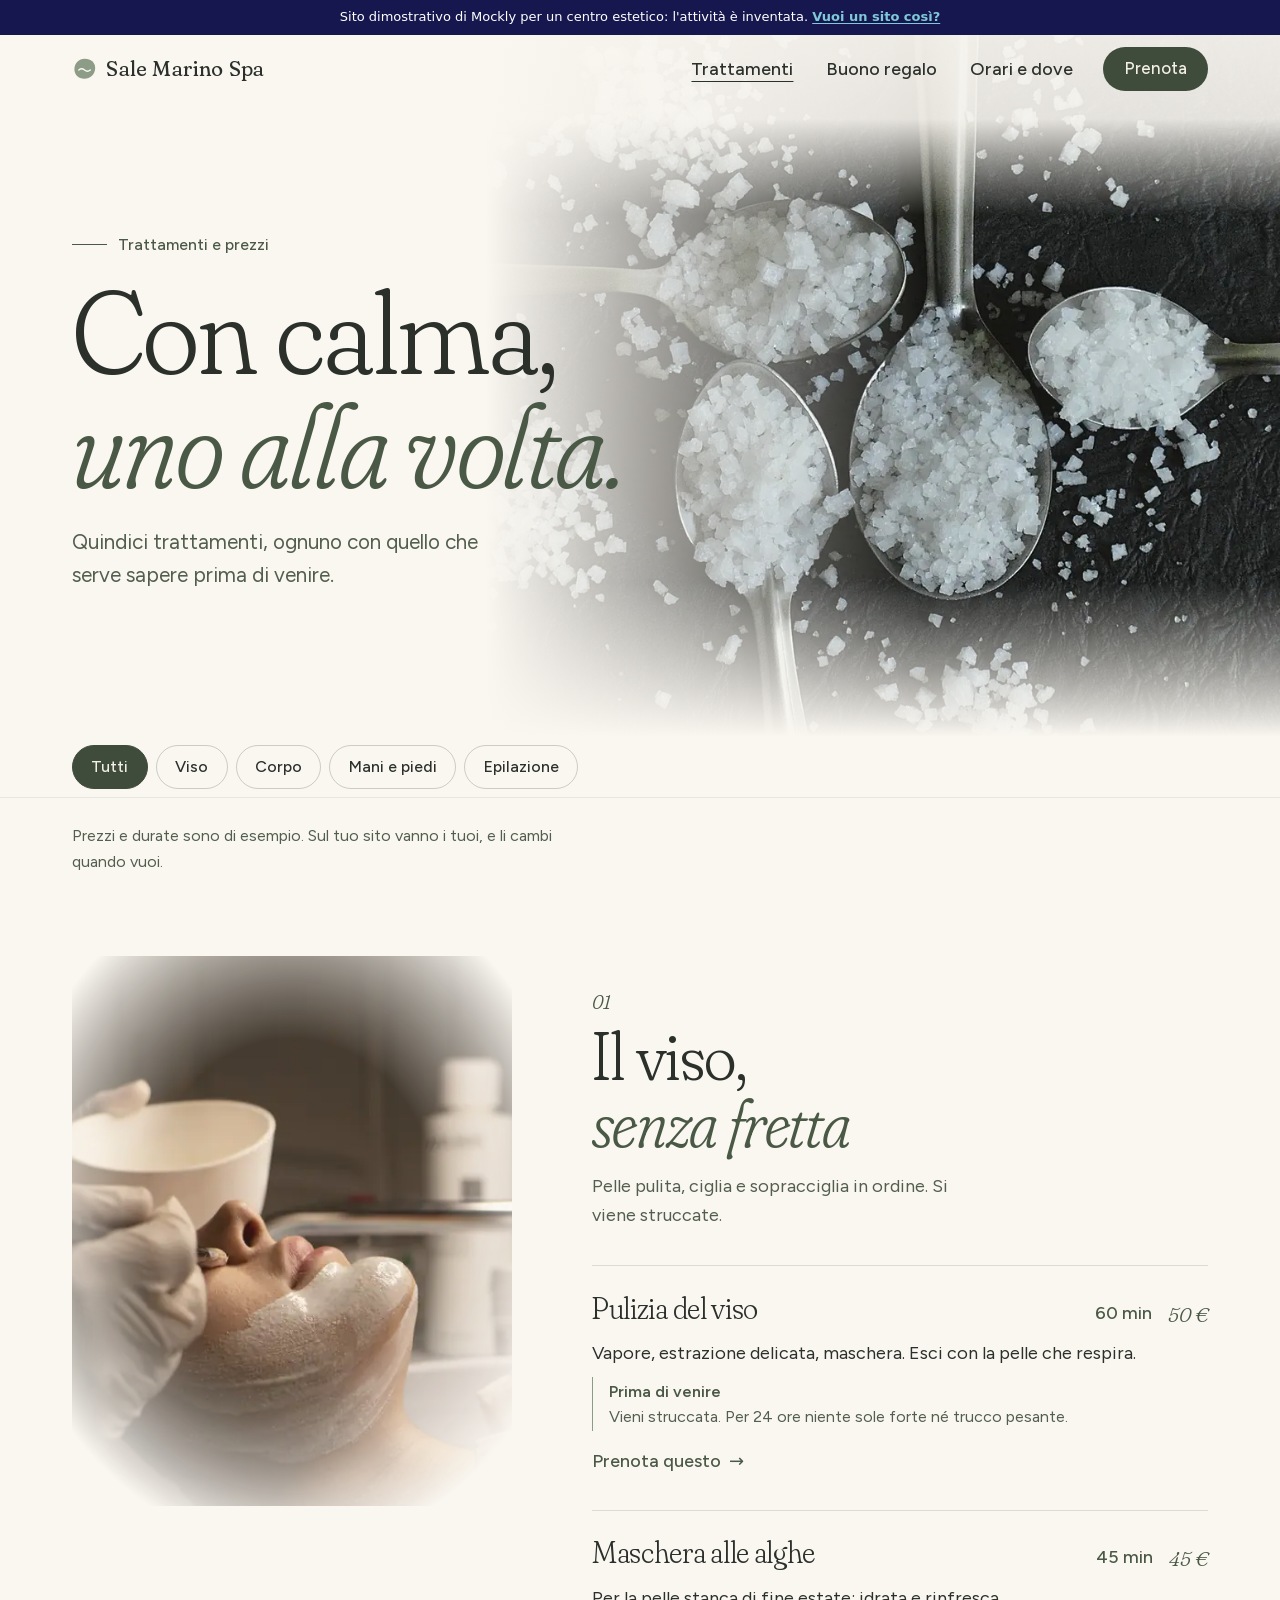
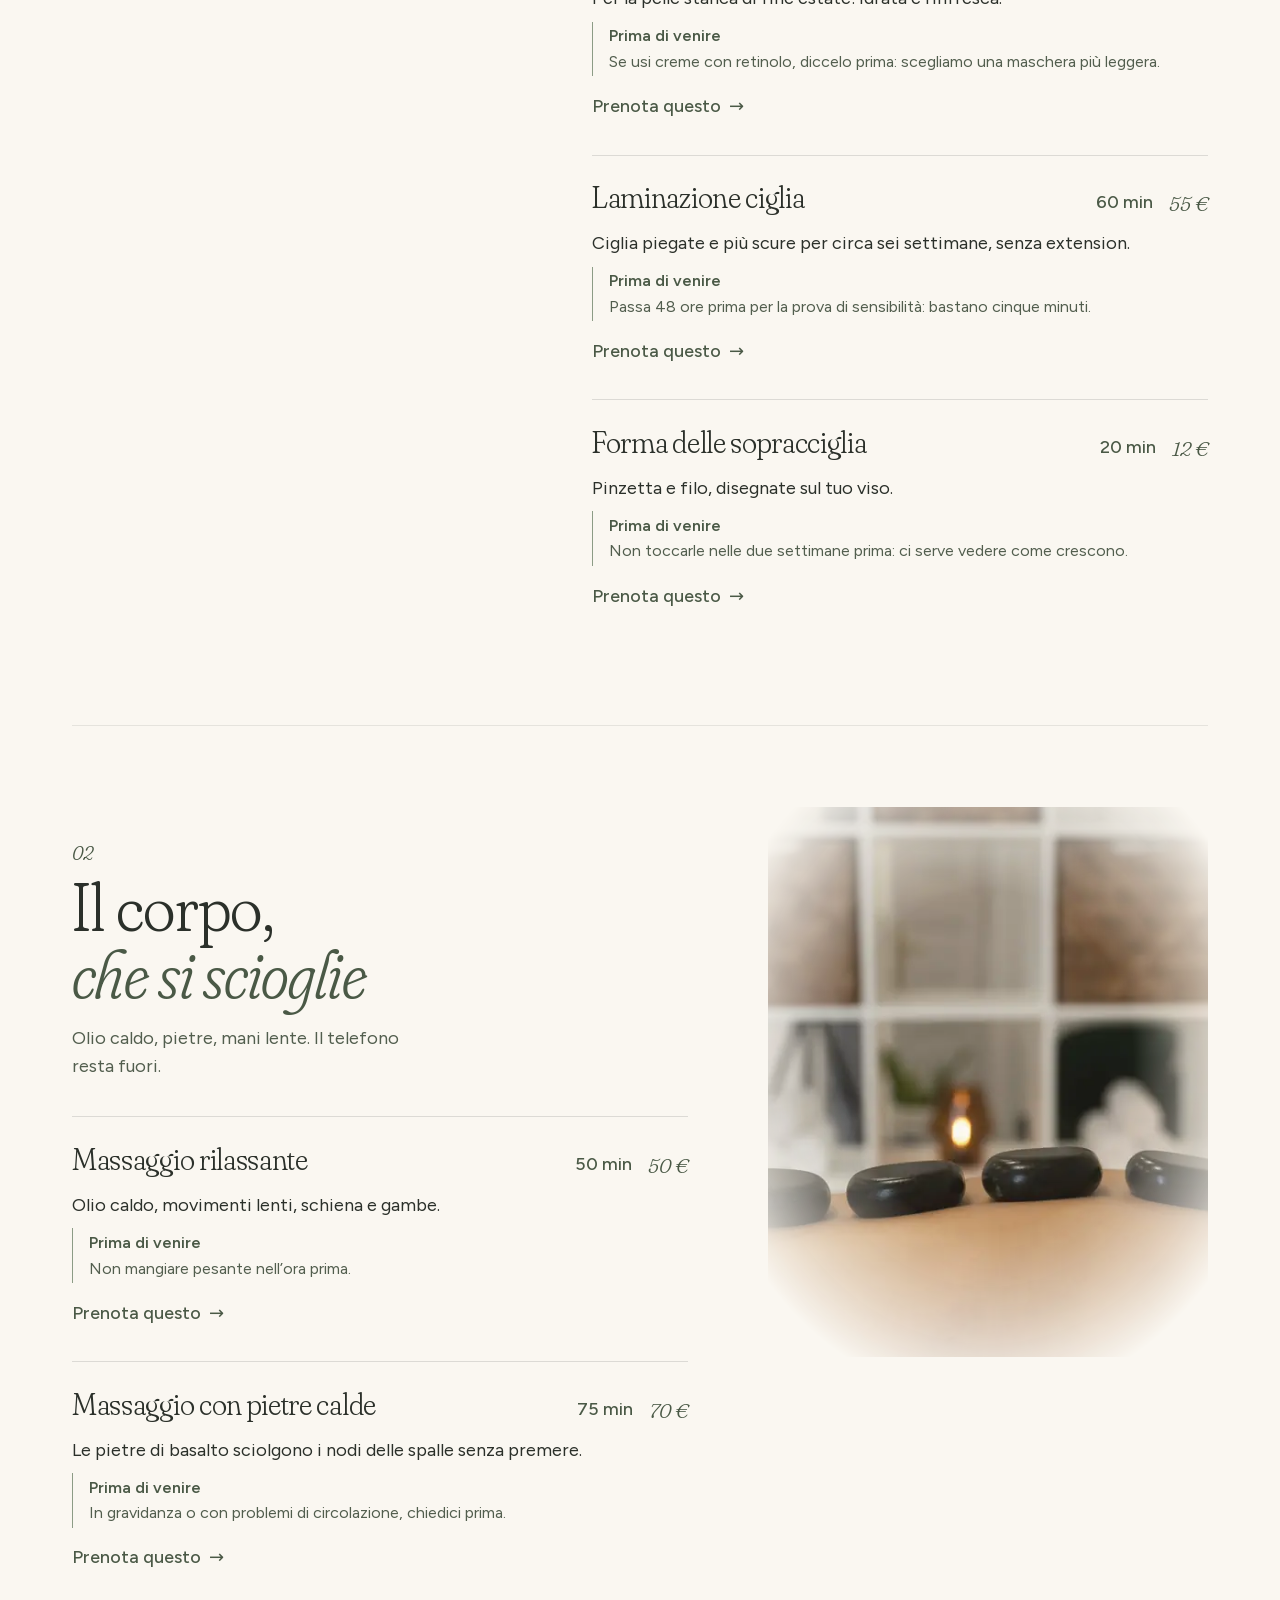
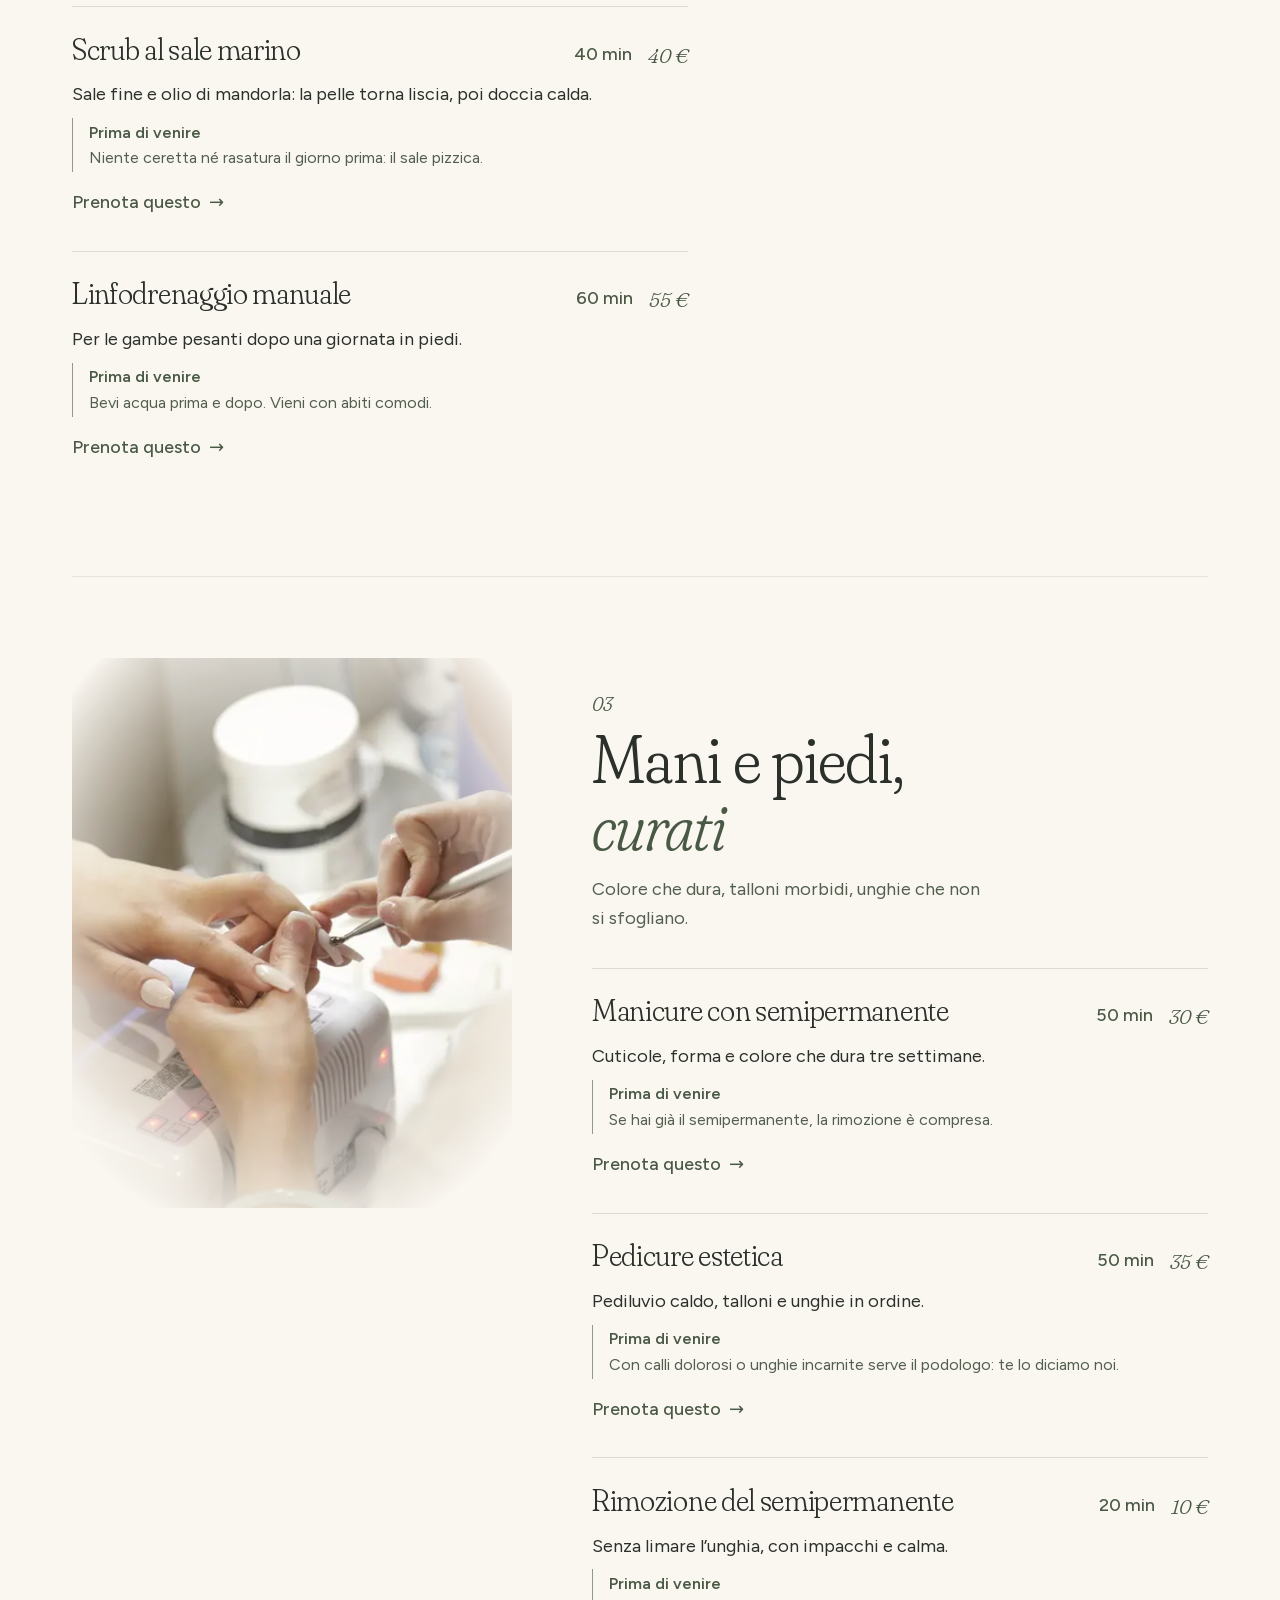
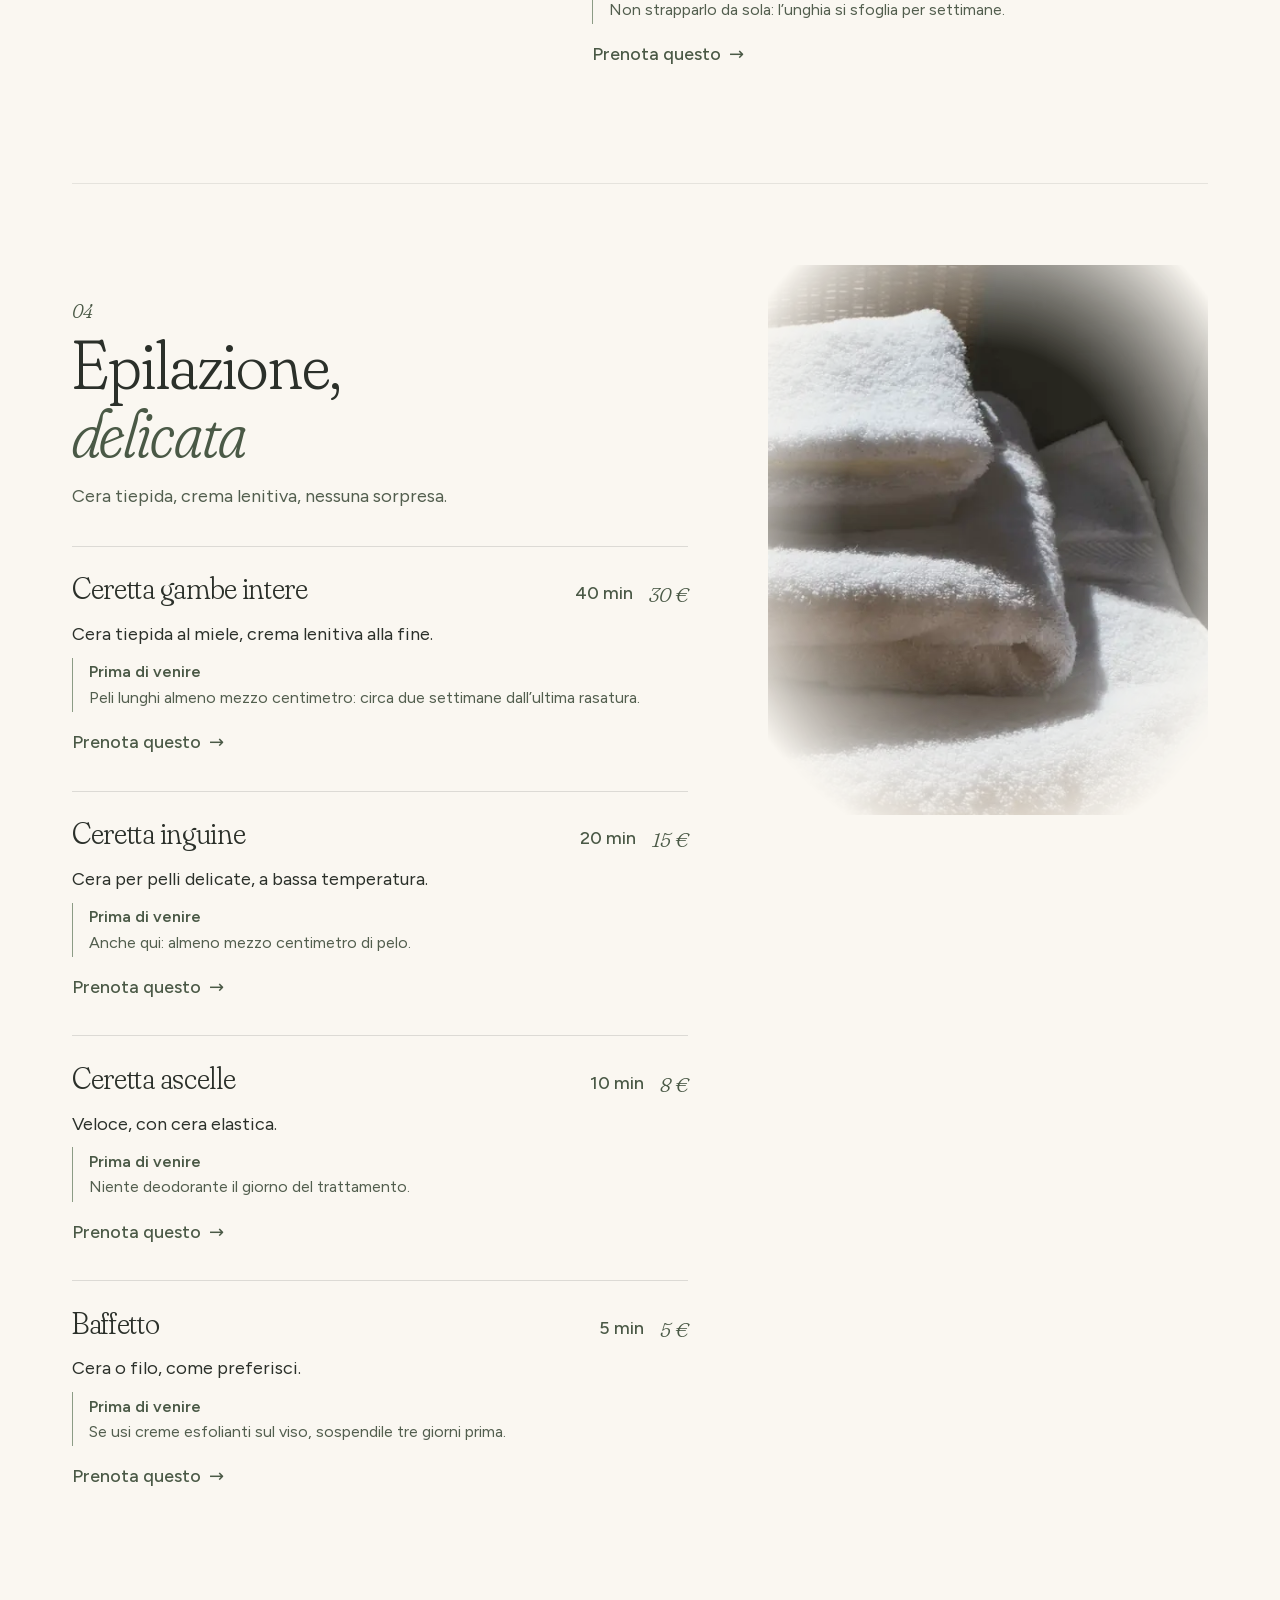
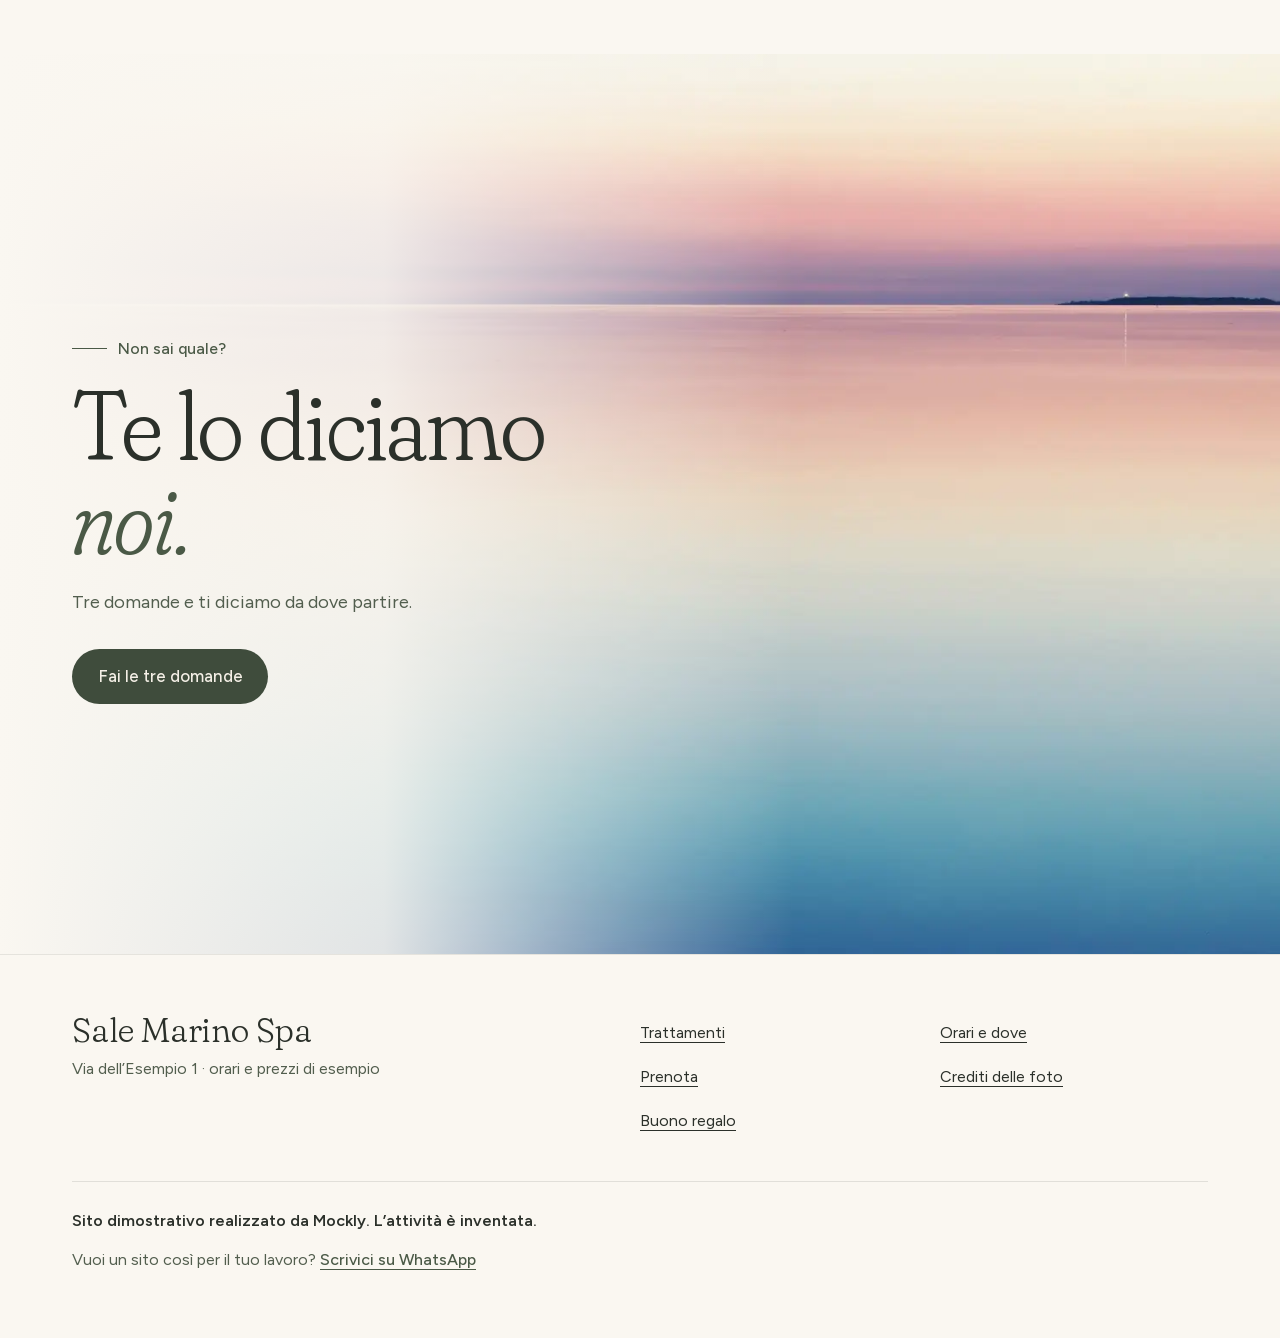
<file: trattamenti.html>
<!doctype html>
<html lang="it">
<head>
  <meta charset="utf-8">
  <meta name="viewport" content="width=device-width, initial-scale=1, viewport-fit=cover">
  <title>Trattamenti e prezzi — Sale Marino Spa (sito dimostrativo)</title>
  <meta name="description" content="Trattamenti viso, corpo, mani e piedi, epilazione: durata, prezzo di esempio e cosa sapere prima di venire. Sito dimostrativo di Mockly.">
  <meta name="theme-color" content="#EADFCB">
  <link rel="icon" href="assets/img/icona.svg" type="image/svg+xml">
  <link rel="apple-touch-icon" href="assets/img/icona-180.png">
  <link rel="manifest" href="site.webmanifest">
  <meta property="og:type" content="website">
  <meta property="og:title" content="Trattamenti e prezzi — Sale Marino Spa">
  <meta property="og:description" content="Sito dimostrativo di un centro estetico, realizzato da Mockly. L’attività è inventata.">
  <meta property="og:image" content="assets/img/og.jpg">
  <meta property="og:image:width" content="1200">
  <meta property="og:image:height" content="630">
  <meta property="og:image:alt" content="Acqua bassa sulla sabbia e la scritta Sale Marino Spa">
  <meta name="twitter:card" content="summary_large_image">
  <link rel="preload" href="assets/fonts/fraunces.woff2" as="font" type="font/woff2" crossorigin>
  <link rel="preload" as="image" href="assets/img/sale-960.webp" imagesrcset="assets/img/sale-480.webp 480w, assets/img/sale-960.webp 960w" imagesizes="(min-width: 960px) 62vw, 100vw">
  <link rel="stylesheet" href="assets/css/style.css">
  <script>document.documentElement.classList.add("js")</script>
</head>
<body>
<!-- Striscia Mockly: dice che questo è un sito dimostrativo -->
<div class="mockly-demo-bar" role="note"><p>Sito dimostrativo di Mockly per un centro estetico: l'attività è inventata. <a href="https://mockly.it/">Vuoi un sito così?</a></p></div>
<script>(function(){var b=document.currentScript.previousElementSibling,h=[];function pad(){var c=getComputedStyle(document.body),t=parseFloat(c.paddingTop)||0;b.style.margin="-"+t+"px -"+(parseFloat(c.paddingRight)||0)+"px "+t+"px -"+(parseFloat(c.paddingLeft)||0)+"px";}function find(){pad();h=[].filter.call(document.body.querySelectorAll("*"),function(e){if(e===b||b.contains(e))return false;if(e.hasAttribute("data-mockly-bar"))return true;var s=getComputedStyle(e);if(s.position!=="fixed"||s.top!=="0px")return false;var r=e.getBoundingClientRect();if(r.height>20&&r.height<innerHeight*.5&&r.width>innerWidth*.5){e.setAttribute("data-mockly-bar","");return true;}return false;});move();}function move(){var t=Math.max(0,b.offsetHeight-scrollY)+"px";h.forEach(function(e){e.style.top=t;});}addEventListener("load",find);addEventListener("resize",find);addEventListener("scroll",move,{passive:true});if(document.readyState!=="loading")find();else document.addEventListener("DOMContentLoaded",find);})();</script>
<style>.mockly-demo-bar{position:relative;z-index:1;margin:0;padding:8px 16px;background:#16174F;color:#fff;font:500 13px/1.45 system-ui,-apple-system,"Segoe UI",Roboto,sans-serif;text-align:center;letter-spacing:0}.mockly-demo-bar p{margin:0;color:inherit;font:inherit}.mockly-demo-bar a{color:#7FC8D8;font-weight:600;text-decoration:underline;text-underline-offset:2px}.mockly-demo-bar a:focus-visible{outline:2px solid #7FC8D8;outline-offset:2px}</style>
  <a class="skip" href="#contenuto">Vai al contenuto</a>

  <header class="top" data-header>
    <a class="brand" href="index.html" aria-label="Sale Marino Spa, home">
      <svg class="brand__mark" viewBox="0 0 32 32" aria-hidden="true"><path d="M16 3.5c7.6 0 13 4.6 13 11.6 0 7.8-6.3 13.4-13.6 13.4C8 28.5 3 23.4 3 16.6 3 9 8.6 3.5 16 3.5Z" fill="#8C9C86"/><path d="M8.5 17.5c2.4-2 4.8-2 7.2 0s4.8 2 7.2 0" fill="none" stroke="#FAF7F1" stroke-width="1.8" stroke-linecap="round"/></svg>
      Sale Marino Spa
    </a>
    <nav class="nav" aria-label="Principale">
      <a href="trattamenti.html" aria-current="page">Trattamenti</a>
      <a href="prenota.html#buono">Buono regalo</a>
      <a href="index.html#orari">Orari e dove</a>
      <a class="btn" href="prenota.html">Prenota</a>
    </nav>
    <button class="menu-btn" type="button" aria-expanded="false" aria-controls="menu" data-menu-open>
      Menu <span class="menu-btn__lines" aria-hidden="true"><span></span><span></span></span>
    </button>
  </header>

  <div class="menu" id="menu" role="dialog" aria-modal="true" aria-label="Menu" data-menu>
    <div class="menu__bar">
      <span class="brand" aria-hidden="true">Sale Marino Spa</span>
      <button class="menu__close" type="button" data-menu-close>
        Chiudi <svg viewBox="0 0 24 24" fill="none" stroke="currentColor" stroke-width="1.6" aria-hidden="true"><path d="M6 6l12 12M18 6 6 18"/></svg>
      </button>
    </div>
    <div class="menu__body">
      <ul class="menu__links">
        <li><a href="index.html">Home</a></li>
        <li><a href="trattamenti.html" aria-current="page">Trattamenti</a></li>
        <li><a href="prenota.html">Prenota</a></li>
        <li><a href="prenota.html#buono">Buono regalo</a></li>
        <li><a href="index.html#orari" data-menu-link>Orari e dove</a></li>
      </ul>
      <div class="menu__foot">
        <p>Martedì–venerdì 9:30–19:30, sabato 9–13 <span>(orari di esempio)</span></p>
        <a class="btn" href="prenota.html">Prenota un trattamento</a>
      </div>
    </div>
  </div>

  <main id="contenuto">
    <header class="page-head">
      <figure class="page-head__photo">
        <img src="assets/img/sale-960.webp" srcset="assets/img/sale-480.webp 480w, assets/img/sale-960.webp 960w" sizes="(min-width: 960px) 62vw, 100vw" width="480" height="600" alt="Cucchiai pieni di sale grosso" fetchpriority="high">
      </figure>
      <div class="page-head__text">
        <p class="label enter">Trattamenti e prezzi</p>
        <h1 class="enter">Con calma, <em>uno alla&nbsp;volta.</em></h1>
        <p class="lead enter">Quindici trattamenti, ognuno con quello che serve sapere prima di venire.</p>
      </div>
    </header>

    <nav class="filter" aria-label="Filtra i trattamenti">
      <div class="filter__row" data-filter>
        <button class="chip" type="button" aria-pressed="true" data-show="tutti">Tutti</button>
        <button class="chip" type="button" aria-pressed="false" data-show="viso">Viso</button>
        <button class="chip" type="button" aria-pressed="false" data-show="corpo">Corpo</button>
        <button class="chip" type="button" aria-pressed="false" data-show="mani">Mani e piedi</button>
        <button class="chip" type="button" aria-pressed="false" data-show="epilazione">Epilazione</button>
      </div>
    </nav>
    <p class="price-note">Prezzi e durate sono di esempio. Sul tuo sito vanno i tuoi, e li cambi quando vuoi.</p>
    <p class="visually-hidden" aria-live="polite" data-filter-status></p>

    <div class="menu-list">
      <!--@LISTA-->
      <section class="cat is-left" id="viso" data-cat="viso" aria-labelledby="t-viso">
        <figure class="cat__photo photo" data-reveal>
          <img src="assets/img/viso-480.webp" srcset="assets/img/viso-480.webp 480w, assets/img/viso-960.webp 960w" sizes="(min-width: 960px) 34vw, 100vw" width="480" height="600" loading="lazy" decoding="async" alt="Viso con una maschera bianca stesa con il pennello, occhi chiusi">
        </figure>
        <div class="cat__body">
          <span class="cat__num" aria-hidden="true" data-reveal>01</span>
          <h2 class="cat__title" id="t-viso" data-reveal>Il viso, <em>senza fretta</em></h2>
          <p class="cat__intro" data-reveal>Pelle pulita, ciglia e sopracciglia in ordine. Si viene struccate.</p>
          <ul class="tlist">
            <li class="titem" data-reveal>
              <div class="titem__head">
                <h3 class="titem__name">Pulizia del viso</h3>
                <p class="titem__meta"><span>60 min</span><span>50 €</span></p>
              </div>
              <p class="titem__desc">Vapore, estrazione delicata, maschera. Esci con la pelle che respira.</p>
              <p class="titem__tip"><span class="titem__tip-label">Prima di venire</span> Vieni struccata. Per 24 ore niente sole forte né trucco pesante.</p>
              <a class="link-btn" href="prenota.html?t=pulizia-viso">Prenota questo<span class="visually-hidden">: Pulizia del viso</span></a>
            </li>
            <li class="titem" data-reveal>
              <div class="titem__head">
                <h3 class="titem__name">Maschera alle alghe</h3>
                <p class="titem__meta"><span>45 min</span><span>45 €</span></p>
              </div>
              <p class="titem__desc">Per la pelle stanca di fine estate: idrata e rinfresca.</p>
              <p class="titem__tip"><span class="titem__tip-label">Prima di venire</span> Se usi creme con retinolo, diccelo prima: scegliamo una maschera più leggera.</p>
              <a class="link-btn" href="prenota.html?t=maschera-alghe">Prenota questo<span class="visually-hidden">: Maschera alle alghe</span></a>
            </li>
            <li class="titem" data-reveal>
              <div class="titem__head">
                <h3 class="titem__name">Laminazione ciglia</h3>
                <p class="titem__meta"><span>60 min</span><span>55 €</span></p>
              </div>
              <p class="titem__desc">Ciglia piegate e più scure per circa sei settimane, senza extension.</p>
              <p class="titem__tip"><span class="titem__tip-label">Prima di venire</span> Passa 48 ore prima per la prova di sensibilità: bastano cinque minuti.</p>
              <a class="link-btn" href="prenota.html?t=laminazione-ciglia">Prenota questo<span class="visually-hidden">: Laminazione ciglia</span></a>
            </li>
            <li class="titem" data-reveal>
              <div class="titem__head">
                <h3 class="titem__name">Forma delle sopracciglia</h3>
                <p class="titem__meta"><span>20 min</span><span>12 €</span></p>
              </div>
              <p class="titem__desc">Pinzetta e filo, disegnate sul tuo viso.</p>
              <p class="titem__tip"><span class="titem__tip-label">Prima di venire</span> Non toccarle nelle due settimane prima: ci serve vedere come crescono.</p>
              <a class="link-btn" href="prenota.html?t=sopracciglia">Prenota questo<span class="visually-hidden">: Forma delle sopracciglia</span></a>
            </li>
          </ul>
        </div>
      </section>
      <section class="cat is-right" id="corpo" data-cat="corpo" aria-labelledby="t-corpo">
        <figure class="cat__photo photo" data-reveal>
          <img src="assets/img/corpo-480.webp" srcset="assets/img/corpo-480.webp 480w, assets/img/corpo-960.webp 960w" sizes="(min-width: 960px) 34vw, 100vw" width="480" height="600" loading="lazy" decoding="async" alt="Pietre di basalto calde allineate lungo la schiena">
        </figure>
        <div class="cat__body">
          <span class="cat__num" aria-hidden="true" data-reveal>02</span>
          <h2 class="cat__title" id="t-corpo" data-reveal>Il corpo, <em>che si scioglie</em></h2>
          <p class="cat__intro" data-reveal>Olio caldo, pietre, mani lente. Il telefono resta fuori.</p>
          <ul class="tlist">
            <li class="titem" data-reveal>
              <div class="titem__head">
                <h3 class="titem__name">Massaggio rilassante</h3>
                <p class="titem__meta"><span>50 min</span><span>50 €</span></p>
              </div>
              <p class="titem__desc">Olio caldo, movimenti lenti, schiena e gambe.</p>
              <p class="titem__tip"><span class="titem__tip-label">Prima di venire</span> Non mangiare pesante nell’ora prima.</p>
              <a class="link-btn" href="prenota.html?t=massaggio-rilassante">Prenota questo<span class="visually-hidden">: Massaggio rilassante</span></a>
            </li>
            <li class="titem" data-reveal>
              <div class="titem__head">
                <h3 class="titem__name">Massaggio con pietre calde</h3>
                <p class="titem__meta"><span>75 min</span><span>70 €</span></p>
              </div>
              <p class="titem__desc">Le pietre di basalto sciolgono i nodi delle spalle senza premere.</p>
              <p class="titem__tip"><span class="titem__tip-label">Prima di venire</span> In gravidanza o con problemi di circolazione, chiedici prima.</p>
              <a class="link-btn" href="prenota.html?t=pietre-calde">Prenota questo<span class="visually-hidden">: Massaggio con pietre calde</span></a>
            </li>
            <li class="titem" data-reveal>
              <div class="titem__head">
                <h3 class="titem__name">Scrub al sale marino</h3>
                <p class="titem__meta"><span>40 min</span><span>40 €</span></p>
              </div>
              <p class="titem__desc">Sale fine e olio di mandorla: la pelle torna liscia, poi doccia calda.</p>
              <p class="titem__tip"><span class="titem__tip-label">Prima di venire</span> Niente ceretta né rasatura il giorno prima: il sale pizzica.</p>
              <a class="link-btn" href="prenota.html?t=scrub-sale">Prenota questo<span class="visually-hidden">: Scrub al sale marino</span></a>
            </li>
            <li class="titem" data-reveal>
              <div class="titem__head">
                <h3 class="titem__name">Linfodrenaggio manuale</h3>
                <p class="titem__meta"><span>60 min</span><span>55 €</span></p>
              </div>
              <p class="titem__desc">Per le gambe pesanti dopo una giornata in piedi.</p>
              <p class="titem__tip"><span class="titem__tip-label">Prima di venire</span> Bevi acqua prima e dopo. Vieni con abiti comodi.</p>
              <a class="link-btn" href="prenota.html?t=linfodrenaggio">Prenota questo<span class="visually-hidden">: Linfodrenaggio manuale</span></a>
            </li>
          </ul>
        </div>
      </section>
      <section class="cat is-left" id="mani" data-cat="mani" aria-labelledby="t-mani">
        <figure class="cat__photo photo" data-reveal>
          <img src="assets/img/mani-480.webp" srcset="assets/img/mani-480.webp 480w, assets/img/mani-960.webp 960w" sizes="(min-width: 960px) 34vw, 100vw" width="480" height="600" loading="lazy" decoding="async" alt="Manicure in corso: un’estetista lima le unghie di una cliente">
        </figure>
        <div class="cat__body">
          <span class="cat__num" aria-hidden="true" data-reveal>03</span>
          <h2 class="cat__title" id="t-mani" data-reveal>Mani e piedi, <em>curati</em></h2>
          <p class="cat__intro" data-reveal>Colore che dura, talloni morbidi, unghie che non si sfogliano.</p>
          <ul class="tlist">
            <li class="titem" data-reveal>
              <div class="titem__head">
                <h3 class="titem__name">Manicure con semipermanente</h3>
                <p class="titem__meta"><span>50 min</span><span>30 €</span></p>
              </div>
              <p class="titem__desc">Cuticole, forma e colore che dura tre settimane.</p>
              <p class="titem__tip"><span class="titem__tip-label">Prima di venire</span> Se hai già il semipermanente, la rimozione è compresa.</p>
              <a class="link-btn" href="prenota.html?t=manicure-semi">Prenota questo<span class="visually-hidden">: Manicure con semipermanente</span></a>
            </li>
            <li class="titem" data-reveal>
              <div class="titem__head">
                <h3 class="titem__name">Pedicure estetica</h3>
                <p class="titem__meta"><span>50 min</span><span>35 €</span></p>
              </div>
              <p class="titem__desc">Pediluvio caldo, talloni e unghie in ordine.</p>
              <p class="titem__tip"><span class="titem__tip-label">Prima di venire</span> Con calli dolorosi o unghie incarnite serve il podologo: te lo diciamo noi.</p>
              <a class="link-btn" href="prenota.html?t=pedicure">Prenota questo<span class="visually-hidden">: Pedicure estetica</span></a>
            </li>
            <li class="titem" data-reveal>
              <div class="titem__head">
                <h3 class="titem__name">Rimozione del semipermanente</h3>
                <p class="titem__meta"><span>20 min</span><span>10 €</span></p>
              </div>
              <p class="titem__desc">Senza limare l’unghia, con impacchi e calma.</p>
              <p class="titem__tip"><span class="titem__tip-label">Prima di venire</span> Non strapparlo da sola: l’unghia si sfoglia per settimane.</p>
              <a class="link-btn" href="prenota.html?t=rimozione-semi">Prenota questo<span class="visually-hidden">: Rimozione del semipermanente</span></a>
            </li>
          </ul>
        </div>
      </section>
      <section class="cat is-right" id="epilazione" data-cat="epilazione" aria-labelledby="t-epilazione">
        <figure class="cat__photo photo" data-reveal>
          <img src="assets/img/asciugamani-480.webp" srcset="assets/img/asciugamani-480.webp 480w, assets/img/asciugamani-960.webp 960w" sizes="(min-width: 960px) 34vw, 100vw" width="480" height="600" loading="lazy" decoding="async" alt="Asciugamani bianchi piegati sul lettino">
        </figure>
        <div class="cat__body">
          <span class="cat__num" aria-hidden="true" data-reveal>04</span>
          <h2 class="cat__title" id="t-epilazione" data-reveal>Epilazione, <em>delicata</em></h2>
          <p class="cat__intro" data-reveal>Cera tiepida, crema lenitiva, nessuna sorpresa.</p>
          <ul class="tlist">
            <li class="titem" data-reveal>
              <div class="titem__head">
                <h3 class="titem__name">Ceretta gambe intere</h3>
                <p class="titem__meta"><span>40 min</span><span>30 €</span></p>
              </div>
              <p class="titem__desc">Cera tiepida al miele, crema lenitiva alla fine.</p>
              <p class="titem__tip"><span class="titem__tip-label">Prima di venire</span> Peli lunghi almeno mezzo centimetro: circa due settimane dall’ultima rasatura.</p>
              <a class="link-btn" href="prenota.html?t=ceretta-gambe">Prenota questo<span class="visually-hidden">: Ceretta gambe intere</span></a>
            </li>
            <li class="titem" data-reveal>
              <div class="titem__head">
                <h3 class="titem__name">Ceretta inguine</h3>
                <p class="titem__meta"><span>20 min</span><span>15 €</span></p>
              </div>
              <p class="titem__desc">Cera per pelli delicate, a bassa temperatura.</p>
              <p class="titem__tip"><span class="titem__tip-label">Prima di venire</span> Anche qui: almeno mezzo centimetro di pelo.</p>
              <a class="link-btn" href="prenota.html?t=ceretta-inguine">Prenota questo<span class="visually-hidden">: Ceretta inguine</span></a>
            </li>
            <li class="titem" data-reveal>
              <div class="titem__head">
                <h3 class="titem__name">Ceretta ascelle</h3>
                <p class="titem__meta"><span>10 min</span><span>8 €</span></p>
              </div>
              <p class="titem__desc">Veloce, con cera elastica.</p>
              <p class="titem__tip"><span class="titem__tip-label">Prima di venire</span> Niente deodorante il giorno del trattamento.</p>
              <a class="link-btn" href="prenota.html?t=ceretta-ascelle">Prenota questo<span class="visually-hidden">: Ceretta ascelle</span></a>
            </li>
            <li class="titem" data-reveal>
              <div class="titem__head">
                <h3 class="titem__name">Baffetto</h3>
                <p class="titem__meta"><span>5 min</span><span>5 €</span></p>
              </div>
              <p class="titem__desc">Cera o filo, come preferisci.</p>
              <p class="titem__tip"><span class="titem__tip-label">Prima di venire</span> Se usi creme esfolianti sul viso, sospendile tre giorni prima.</p>
              <a class="link-btn" href="prenota.html?t=baffetto">Prenota questo<span class="visually-hidden">: Baffetto</span></a>
            </li>
          </ul>
        </div>
      </section>
<!--/@LISTA-->
    </div>

    <section class="finale" data-finale aria-labelledby="t-fine">
      <div class="finale__photo">
        <img src="assets/img/tramonto-800.webp" srcset="assets/img/tramonto-800.webp 800w, assets/img/tramonto-1600.webp 1600w, assets/img/tramonto-2400.webp 2400w" sizes="100vw" width="800" height="526" loading="lazy" decoding="async" alt="Mare calmo all’ora del tramonto, rosa e azzurro">
      </div>
      <p class="label" data-reveal>Non sai quale?</p>
      <h2 id="t-fine" data-reveal>Te lo diciamo <em>noi.</em></h2>
      <p data-reveal>Tre domande e ti diciamo da dove partire.</p>
      <div data-reveal><a class="btn" href="index.html#consiglio">Fai le tre domande</a></div>
    </section>
  </main>

  <a class="btn dock" href="prenota.html" data-dock>Prenota</a>

  <footer class="foot">
    <div class="foot__grid">
      <div>
        <p class="foot__brand">Sale Marino Spa</p>
        <p>Via dell’Esempio 1 · orari e prezzi di esempio</p>
      </div>
      <ul>
        <li><a href="trattamenti.html">Trattamenti</a></li>
        <li><a href="prenota.html">Prenota</a></li>
        <li><a href="prenota.html#buono">Buono regalo</a></li>
      </ul>
      <ul>
        <li><a href="index.html#orari">Orari e dove</a></li>
        <li><a href="CREDITI.md">Crediti delle foto</a></li>
      </ul>
    </div>
    <div class="foot__demo">
      <strong>Sito dimostrativo realizzato da Mockly. L’attività è inventata.</strong>
      <span>Vuoi un sito così per il tuo lavoro? <a href="https://wa.me/393517578080?text=Ciao%20Mockly%2C%20ho%20visto%20la%20demo%20Sale%20Marino%20Spa%20e%20vorrei%20un%20sito%20cos%C3%AC%20per%20il%20mio%20lavoro." target="_blank" rel="noopener">Scrivici su WhatsApp</a></span>
    </div>
  </footer>

  <script src="assets/js/sito.js"></script>
  <script src="assets/js/trattamenti.js"></script>
</body>
</html>
</file>
<file: assets/css/style.css>
/* Sale Marino Spa — demo di Mockly
   Idea: calma. Acqua bassa sulla sabbia. Le foto non hanno bordi: si sciolgono nel bianco caldo. */

@font-face {
  font-family: "Fraunces";
  src: url("../fonts/fraunces.woff2") format("woff2");
  font-weight: 300 400;
  font-style: normal;
  font-display: swap;
}
@font-face {
  font-family: "Fraunces";
  src: url("../fonts/fraunces-italic.woff2") format("woff2");
  font-weight: 300;
  font-style: italic;
  font-display: swap;
}
@font-face {
  font-family: "Figtree";
  src: url("../fonts/figtree.woff2") format("woff2");
  font-weight: 400 600;
  font-style: normal;
  font-display: swap;
}

:root {
  --white: #FAF7F1;       /* bianco caldo */
  --sand: #EADFCB;        /* sabbia */
  --sand-deep: #D8C7A9;
  --sage: #8C9C86;        /* salvia, solo decorazione */
  --sage-soft: #DDE2D4;
  --sage-ink: #4A5946;    /* salvia scura, testo e bottoni */
  --sage-deep: #3F4C3C;   /* fondo delle sezioni scure */
  --ink: #2B302A;
  --muted: #525E4E;
  --on-deep: #F4EFE6;
  --on-deep-soft: #C9D3C3;
  --error: #9A3B2A;

  --serif: "Fraunces", "Iowan Old Style", Georgia, serif;
  --sans: "Figtree", system-ui, -apple-system, "Segoe UI", sans-serif;

  --pad: clamp(1.25rem, 6vw, 4.5rem);
  --narrow: 21rem;
  --slow: cubic-bezier(.22, .61, .2, 1);
  --header: 4.25rem;
}

*, *::before, *::after { box-sizing: border-box; }
html {
  -webkit-text-size-adjust: 100%;
  scroll-padding-top: calc(var(--header) + 1rem);
  overflow-x: clip;
}
html.is-locked { overflow: hidden; }
body {
  margin: 0;
  background: var(--white);
  color: var(--ink);
  font-family: var(--sans);
  font-size: 1.125rem;
  line-height: 1.6;
  overflow-x: clip;
  -webkit-font-smoothing: antialiased;
}
img { display: block; max-width: 100%; height: auto; }
a { color: inherit; }
button, input, select, textarea { font: inherit; color: inherit; }
h1, h2, h3 {
  font-family: var(--serif);
  font-weight: 300;
  font-variation-settings: "SOFT" 100, "opsz" 144;
  line-height: 1.04;
  letter-spacing: -0.01em;
  margin: 0;
  text-wrap: balance;
}
p { margin: 0; text-wrap: pretty; }
em { font-family: var(--serif); font-style: italic; font-weight: 300; }

:focus-visible {
  outline: 2px solid var(--sage-ink);
  outline-offset: 3px;
  border-radius: 4px;
}
.deep :focus-visible, .finale :focus-visible { outline-color: var(--on-deep); }

.nowrap { white-space: nowrap; }
.visually-hidden {
  position: absolute !important;
  width: 1px; height: 1px;
  overflow: hidden;
  clip: rect(0 0 0 0);
  white-space: nowrap;
}
.skip {
  position: absolute;
  left: 1rem; top: -4rem;
  z-index: 100;
  background: var(--sage-deep);
  color: var(--on-deep);
  padding: .75rem 1rem;
  border-radius: 999px;
  text-decoration: none;
}
.skip:focus { top: 1rem; }

/* ---------- Bottoni ---------- */
.btn {
  display: inline-flex;
  align-items: center;
  justify-content: center;
  gap: .6rem;
  min-height: 3.25rem;
  padding: .85rem 1.6rem;
  border: 0;
  border-radius: 999px;
  background: var(--sage-deep);
  color: var(--on-deep);
  font-weight: 500;
  font-size: 1.0625rem;
  text-decoration: none;
  cursor: pointer;
  transition: transform .12s ease, background-color .3s ease;
  -webkit-tap-highlight-color: transparent;
}
.btn:hover { background: var(--ink); }
.btn:active { transform: scale(.97); }
.btn--light { background: var(--white); color: var(--sage-deep); }
.btn--light:hover { background: var(--sand); }
.btn--ghost {
  background: transparent;
  color: var(--sage-ink);
  box-shadow: inset 0 0 0 1px currentColor;
}
.btn--ghost:hover { background: var(--sage-soft); }
.btn svg { width: 1.15em; height: 1.15em; flex: none; }

.link-btn {
  display: inline-flex;
  align-items: center;
  gap: .5rem;
  min-height: 2.75rem;
  color: var(--sage-ink);
  font-weight: 500;
  text-decoration: none;
  border-bottom: 1px solid transparent;
  transition: gap .25s var(--slow), border-color .25s;
}
.link-btn::after { content: "→"; font-family: var(--sans); }
.link-btn:hover { gap: .8rem; }
.link-btn:active { opacity: .7; }

/* ---------- Intestazione ---------- */
.top {
  position: fixed;
  inset: 0 0 auto 0;
  z-index: 40;
  height: var(--header);
  display: flex;
  align-items: center;
  justify-content: space-between;
  gap: 1rem;
  padding: 0 var(--pad);
  transition: background-color .5s ease, box-shadow .5s ease;
}
.top.is-solid {
  background: var(--white);
  box-shadow: 0 1px 0 rgba(43, 48, 42, .08);
}
.brand {
  display: inline-flex;
  align-items: center;
  gap: .55rem;
  min-height: 2.75rem;
  text-decoration: none;
  font-family: var(--serif);
  font-weight: 400;
  font-variation-settings: "SOFT" 100, "opsz" 36;
  font-size: 1.3rem;
  letter-spacing: .01em;
  white-space: nowrap;
}
.brand__mark { width: 1.6rem; height: 1.6rem; flex: none; }
.nav { display: none; }
.menu-btn {
  display: inline-flex;
  align-items: center;
  gap: .55rem;
  min-height: 2.75rem;
  min-width: 2.75rem;
  padding: 0 .9rem;
  margin-right: -.9rem;
  border: 0;
  background: none;
  font-weight: 500;
  cursor: pointer;
  border-radius: 999px;
}
.menu-btn__lines { display: grid; gap: 5px; width: 22px; }
.menu-btn__lines span { height: 1.5px; background: currentColor; border-radius: 2px; }
.menu-btn__lines span:last-child { width: 14px; justify-self: end; }

@media (min-width: 60em) {
  .menu-btn { display: none; }
  .nav { display: flex; align-items: center; gap: .25rem; }
  .nav a:not(.btn) {
    display: inline-flex; align-items: center;
    min-height: 2.75rem; padding: 0 .9rem;
    text-decoration: none; font-weight: 500;
    border-radius: 999px;
    transition: background-color .25s;
  }
  .nav a:not(.btn):hover { background: rgba(140, 156, 134, .18); }
  .nav a[aria-current="page"] { text-decoration: underline; text-underline-offset: 6px; text-decoration-thickness: 1px; }
  .nav .btn { margin-left: .75rem; min-height: 2.75rem; padding: .5rem 1.3rem; }
}

/* ---------- Menu da telefono ---------- */
.menu {
  position: fixed;
  inset: 0;
  z-index: 60;
  display: grid;
  grid-template-rows: auto 1fr;
  background: var(--sand);
  overscroll-behavior: contain;
  opacity: 0;
  visibility: hidden;
  transition: opacity .35s ease, visibility 0s linear .35s;
}
.menu.is-open { opacity: 1; visibility: visible; transition: opacity .35s ease; }
.menu__bar {
  height: var(--header);
  display: flex;
  align-items: center;
  justify-content: space-between;
  padding: 0 var(--pad);
}
.menu__close {
  display: inline-flex; align-items: center; gap: .5rem;
  min-height: 2.75rem; min-width: 2.75rem;
  padding: 0 .9rem; margin-right: -.9rem;
  border: 0; background: none; font-weight: 500; cursor: pointer;
  border-radius: 999px;
}
.menu__close svg { width: 1.3rem; height: 1.3rem; }
.menu__body {
  display: flex;
  flex-direction: column;
  justify-content: space-between;
  gap: 2rem;
  padding: 2rem var(--pad) calc(2rem + env(safe-area-inset-bottom));
  overflow-y: auto;
}
.menu__links { list-style: none; margin: 0; padding: 0; }
.menu__links a {
  display: block;
  padding: .6rem 0;
  font-family: var(--serif);
  font-weight: 300;
  font-variation-settings: "SOFT" 100, "opsz" 144;
  font-size: clamp(2.3rem, 11vw, 3.4rem);
  line-height: 1.1;
  text-decoration: none;
  transform: translateY(14px);
  opacity: 0;
  transition: transform .6s var(--slow), opacity .6s ease;
}
.menu.is-open .menu__links a { transform: none; opacity: 1; }
.menu.is-open .menu__links li:nth-child(2) a { transition-delay: .05s; }
.menu.is-open .menu__links li:nth-child(3) a { transition-delay: .1s; }
.menu.is-open .menu__links li:nth-child(4) a { transition-delay: .15s; }
.menu.is-open .menu__links li:nth-child(5) a { transition-delay: .2s; }
.menu__links a[aria-current="page"] { font-style: italic; }
.menu__foot { display: grid; gap: 1rem; color: var(--muted); font-size: 1rem; }
.menu__foot .btn { width: 100%; }

/* ---------- Azione fissa da telefono ---------- */
.dock {
  position: fixed;
  right: max(1rem, env(safe-area-inset-right));
  bottom: max(1rem, env(safe-area-inset-bottom));
  z-index: 30;
  box-shadow: 0 10px 30px -12px rgba(43, 48, 42, .5);
  transition: transform .5s var(--slow), opacity .4s ease;
}
.dock.is-hidden { transform: translateY(140%); opacity: 0; pointer-events: none; }
@media (min-width: 60em) { .dock { display: none; } }

/* ---------- Prima schermata ---------- */
.hero {
  position: relative;
  min-height: 100svh;
  display: flex;
  align-items: flex-end;
  padding: calc(var(--header) + 2rem) var(--pad) clamp(3rem, 8vh, 5rem);
  overflow: hidden;
  isolation: isolate;
  background: var(--sand);
}
.hero__water {
  position: absolute;
  inset: 0;
  z-index: -1;
}
.hero__water img, .hero__water canvas {
  position: absolute;
  inset: 0;
  width: 100%;
  height: 100%;
  object-fit: cover;
}
.hero__water canvas { opacity: 0; transition: opacity 1.4s ease; touch-action: pan-y; }
.hero__water.is-live canvas { opacity: 1; }
/* velo per leggere il testo: bianco caldo che sale dal basso, niente aloni */
.hero__water::after {
  content: "";
  position: absolute;
  inset: 0;
  background: linear-gradient(to top, var(--white) 0%, rgba(250, 247, 241, .9) 28%, rgba(250, 247, 241, 0) 62%);
  pointer-events: none;
}
.hero__text { position: relative; max-width: 34rem; }
.hero__kicker {
  display: flex; align-items: center; gap: .7rem;
  font-size: 1rem; font-weight: 500; color: var(--sage-ink);
  margin-bottom: 1.1rem;
}
.hero__kicker::before { content: ""; width: 2.2rem; height: 1px; background: currentColor; }
.hero h1 {
  font-size: clamp(3.3rem, 17vw, 8.4rem);
  line-height: .96;
}
.hero h1 em { display: block; color: var(--sage-ink); }
.hero__actions {
  display: flex; flex-wrap: wrap; align-items: center; gap: .6rem 1.4rem;
  margin-top: 1.9rem;
}
.hero__hint {
  display: inline-flex; align-items: center; gap: .55rem;
  font-size: 1rem; color: var(--muted);
}
.hero__hint svg { width: 1.6rem; height: 1.6rem; }
.hero__hint .ring { transform-origin: 12px 12px; animation: hint 2.8s ease-out infinite; }
.hero__hint .ring:nth-child(2) { animation-delay: 1.4s; }
@keyframes hint { from { transform: scale(.3); opacity: .9; } to { transform: scale(1); opacity: 0; } }
.hero__hint--off { display: none; }

@media (min-width: 60em) {
  .hero { align-items: center; padding-bottom: var(--header); }
  .hero__water::after {
    background: linear-gradient(to right, var(--white) 0%, rgba(250, 247, 241, .88) 30%, rgba(250, 247, 241, 0) 62%);
  }
  .hero h1 { font-size: clamp(5rem, 8.6vw, 9rem); }
}

/* Ingresso della prima schermata */
.js .enter { opacity: 0; transform: translateY(22px); }
.js .is-entered .enter { opacity: 1; transform: none; transition: opacity 1.3s ease, transform 1.5s var(--slow); }
.js .is-entered .enter:nth-child(2) { transition-delay: .18s; }
.js .is-entered .enter:nth-child(3) { transition-delay: .36s; }


/* ---------- Comparse e spostamenti ---------- */
.js [data-reveal] { opacity: 0; transform: translateY(26px); }
.js [data-reveal].is-in { opacity: 1; transform: none; transition: opacity 1.2s ease, transform 1.4s var(--slow); }
[data-drift] { will-change: transform; }

/* ---------- Il linguaggio della prima schermata, per tutto il resto ----------
   1. Le foto non hanno bordi: si sciolgono nel bianco caldo (maschere e veli).
   2. Etichetta con il trattino sottile, come "Centro estetico · viso, corpo, mani".
   3. Titoli in Fraunces leggero, la seconda parte in corsivo salvia.
   4. Il cerchio d'acqua che si allarga è l'unico ornamento. */

.section { padding: clamp(5.5rem, 16vh, 10rem) var(--pad); position: relative; }
.label {
  display: flex;
  align-items: center;
  gap: .7rem;
  font-size: 1rem;
  font-weight: 500;
  color: var(--sage-ink);
  margin: 0 0 1.1rem;
}
.label::before { content: ""; width: 2.2rem; height: 1px; background: currentColor; flex: none; }
h2 em, h3 em, .page-head h1 em { color: var(--sage-ink); }
.title-l { font-size: clamp(2.6rem, 11vw, 5.6rem); line-height: .98; }
.title-m { font-size: clamp(2.2rem, 8.4vw, 4rem); line-height: 1; }
.title-l em, .title-m em { display: block; }
.lead { font-size: clamp(1.125rem, 3.6vw, 1.3rem); color: var(--muted); }

/* Foto che si scioglie: nessun bordo, il bianco se la porta via */
.photo { margin: 0; position: relative; overflow: hidden; background: transparent; }
.photo img { width: 100%; height: 100%; object-fit: cover; }
.photo--down { -webkit-mask-image: linear-gradient(to bottom, #000 52%, transparent 100%); mask-image: linear-gradient(to bottom, #000 52%, transparent 100%); }
.photo--soft {
  -webkit-mask-image: radial-gradient(ellipse 66% 62% at 50% 46%, #000 50%, transparent 100%);
  mask-image: radial-gradient(ellipse 66% 62% at 50% 46%, #000 50%, transparent 100%);
}
.js .photo[data-reveal] img { transform: scale(1.08); }
.js .photo[data-reveal].is-in img { transform: none; transition: transform 2.8s var(--slow); }

/* Il cerchio d'acqua, come in "Tocca l'acqua" */
.ripple-ring {
  position: absolute;
  border-radius: 50%;
  border: 1px solid currentColor;
  pointer-events: none;
  transform: translate(-50%, -50%) scale(.2);
  opacity: .7;
  animation: ring-out .9s ease-out forwards;
}
@keyframes ring-out { to { transform: translate(-50%, -50%) scale(1); opacity: 0; } }

/* ---------- 2. Respiro: cerchi d'acqua che si allargano ---------- */
.breath {
  min-height: 92svh;
  display: grid;
  align-content: center;
  gap: clamp(2.5rem, 8vh, 4rem);
}
.breath__rings {
  position: relative;
  width: min(72vw, 22rem);
  aspect-ratio: 1;
  justify-self: start;
  display: grid;
  place-items: center;
  color: var(--sage);
}
.breath__rings::before {
  content: "";
  position: absolute;
  inset: 26%;
  border-radius: 50%;
  background: radial-gradient(circle, var(--sand) 0%, rgba(234, 223, 203, 0) 70%);
  animation: breathe 10s ease-in-out infinite;
}
.breath__ring {
  position: absolute;
  inset: 0;
  border-radius: 50%;
  border: 1px solid currentColor;
  animation: ring 10s ease-out infinite;
  opacity: 0;
}
.breath__ring:nth-child(2) { animation-delay: 3.33s; }
.breath__ring:nth-child(3) { animation-delay: 6.66s; }
@keyframes ring { 0% { transform: scale(.25); opacity: 0; } 12% { opacity: .9; } 100% { transform: scale(1); opacity: 0; } }
@keyframes breathe { 0%, 100% { transform: scale(.8); } 40% { transform: scale(1.12); } }
.breath__cue { position: relative; font-family: var(--serif); font-style: italic; font-weight: 300; font-size: 1.4rem; color: var(--sage-ink); display: grid; }
.breath__cue span { grid-area: 1 / 1; text-align: center; }
.breath__cue span:first-child { animation: cue-in 10s ease-in-out infinite; }
.breath__cue span:last-child { animation: cue-out 10s ease-in-out infinite; }
@keyframes cue-in { 0%, 34% { opacity: 1; } 40%, 94% { opacity: 0; } 100% { opacity: 1; } }
@keyframes cue-out { 0%, 34% { opacity: 0; } 40%, 94% { opacity: 1; } 100% { opacity: 0; } }
.breath__words { max-width: 26rem; justify-self: end; }
.breath__words h2 { font-size: clamp(2.6rem, 11vw, 5.4rem); line-height: .98; }
.breath__words h2 em { display: block; }
.breath__words p { margin-top: 1.4rem; color: var(--muted); max-width: 21rem; }
@media (prefers-reduced-motion: reduce) {
  .breath__ring { opacity: .5; }
  .breath__ring:nth-child(1) { transform: scale(.45); }
  .breath__ring:nth-child(2) { transform: scale(.72); }
  .breath__ring:nth-child(3) { transform: scale(1); }
  .breath__cue span:last-child { display: none; }
}
@media (min-width: 60em) {
  .breath { grid-template-columns: 1fr 1fr; align-items: center; }
  .breath__rings { width: min(30vw, 26rem); justify-self: center; }
  .breath__words { justify-self: start; }
}

/* ---------- 3. Trattamenti in home ---------- */
.rituals { background: linear-gradient(to bottom, var(--white) 0%, var(--sand) 22%, var(--sand) 78%, var(--white) 100%); }
.rituals__head { max-width: 46rem; }
.rituals__list { list-style: none; margin: clamp(3rem, 9vh, 5.5rem) 0 0; padding: 0; display: grid; gap: clamp(3.5rem, 10vh, 6rem); }
.ritual { width: min(84%, 22rem); }
.ritual:nth-child(odd) { margin-right: auto; }
.ritual:nth-child(even) { margin-left: auto; }
.ritual__link { display: block; text-decoration: none; -webkit-tap-highlight-color: transparent; }
.ritual__photo { aspect-ratio: 4 / 5; }
.ritual__photo img { transition: transform 1.4s var(--slow); }
.ritual__link:hover .ritual__photo img { transform: scale(1.04); }
.ritual__text { position: relative; margin-top: -5.5rem; padding: 0 .25rem; }
.ritual__num { font-family: var(--serif); font-style: italic; font-weight: 300; color: var(--sage-ink); font-size: 1.15rem; }
.ritual__name { font-size: clamp(2.4rem, 10vw, 3.2rem); margin-top: .1rem; }
.ritual__line { color: var(--muted); margin-top: .5rem; }
.ritual__price { display: inline-flex; align-items: center; gap: .5rem; margin-top: .6rem; font-weight: 500; color: var(--sage-ink); min-height: 2.75rem; }
.ritual__price::after { content: "→"; transition: transform .3s var(--slow); }
.ritual__link:hover .ritual__price::after { transform: translateX(5px); }
.ritual__link:active .ritual__photo { opacity: .85; }
.rituals__note { color: var(--muted); font-size: 1rem; max-width: 26rem; }
@media (min-width: 60em) {
  .rituals__list { grid-template-columns: repeat(4, 1fr); gap: 2.5rem; align-items: start; }
  .ritual { width: auto; margin: 0 !important; }
  .ritual:nth-child(2) { margin-top: 7rem !important; }
  .ritual:nth-child(3) { margin-top: 2.5rem !important; }
  .ritual:nth-child(4) { margin-top: 9.5rem !important; }
  .ritual__name { font-size: clamp(2.2rem, 3vw, 2.8rem); }
  .rituals__note { grid-column: 1 / span 2; margin-top: -2rem; }
}

/* ---------- 4. Prima di venire: la foto si scioglie come nella prima schermata ---------- */
.before { position: relative; isolation: isolate; padding-top: 0; }
.before__photo {
  height: 58svh;
  min-height: 20rem;
  margin: 0 calc(var(--pad) * -1);
  -webkit-mask-image: linear-gradient(to bottom, #000 40%, transparent 100%);
  mask-image: linear-gradient(to bottom, #000 40%, transparent 100%);
}
.before__photo img { object-position: 50% 60%; }
.before__text { position: relative; margin-top: -6rem; max-width: 38rem; }
.before__list { list-style: none; margin: 2.2rem 0 0; padding: 0; counter-reset: tip; }
.before__list li {
  counter-increment: tip;
  display: grid;
  grid-template-columns: 2.4rem 1fr;
  gap: .2rem 1rem;
  padding: 1.3rem 0;
  border-top: 1px solid rgba(43, 48, 42, .14);
}
.before__list li::before {
  content: counter(tip, decimal-leading-zero);
  font-family: var(--serif); font-style: italic; font-weight: 300; color: var(--sage-ink); font-size: 1.15rem;
  padding-top: .1rem;
}
.before__list strong { font-weight: 600; display: block; }
.before__list span { color: var(--muted); }
@media (min-width: 60em) {
  .before { padding-top: clamp(5.5rem, 16vh, 10rem); min-height: 100svh; display: flex; align-items: center; }
  .before__photo {
    position: absolute;
    inset: 0 0 0 42%;
    height: auto;
    margin: 0;
    z-index: -1;
    -webkit-mask-image: linear-gradient(to right, transparent 0%, #000 45%), linear-gradient(to bottom, transparent 0%, #000 18%, #000 82%, transparent 100%);
    -webkit-mask-composite: source-in;
    mask-image: linear-gradient(to right, transparent 0%, #000 45%), linear-gradient(to bottom, transparent 0%, #000 18%, #000 82%, transparent 100%);
    mask-composite: intersect;
  }
  .before__text { margin: 0; width: 46%; max-width: 36rem; }
}

/* ---------- 5. Le tre domande: sull'acqua, come la prima schermata ---------- */
.quiz-sec { position: relative; isolation: isolate; overflow: hidden; }
.quiz-sec__water { position: absolute; inset: 0; z-index: -1; }
.quiz-sec__water img { width: 100%; height: 100%; object-fit: cover; }
.quiz-sec__water::after {
  content: "";
  position: absolute;
  inset: 0;
  background: linear-gradient(to bottom, var(--white) 0%, rgba(250, 247, 241, .9) 22%, rgba(250, 247, 241, .82) 100%);
}
.quiz { max-width: 40rem; }
.quiz__progress { display: flex; gap: .5rem; margin: 2.4rem 0 1.8rem; }
.quiz__progress span { height: 1px; flex: 1; background: rgba(43, 48, 42, .2); overflow: hidden; }
.quiz__progress span::after { content: ""; display: block; height: 100%; background: var(--sage-ink); transform: scaleX(0); transform-origin: left; transition: transform .6s var(--slow); }
.quiz__progress span.is-done::after { transform: scaleX(1); }
.quiz__step[hidden], .quiz__result[hidden] { display: none; }
.quiz__step, .quiz__result { animation: fade-up .7s var(--slow); }
@keyframes fade-up { from { opacity: 0; transform: translateY(14px); } }
.quiz__q { font-size: clamp(1.9rem, 7vw, 2.8rem); margin-bottom: 1.5rem; }
.quiz__q:focus, .result__name:focus { outline: none; }
.quiz__answers { display: grid; gap: .7rem; }
.answer {
  position: relative;
  overflow: hidden;
  display: flex; align-items: center; justify-content: space-between; gap: 1rem;
  width: 100%;
  min-height: 3.6rem;
  padding: .9rem 1.4rem;
  text-align: left;
  background: rgba(250, 247, 241, .72);
  -webkit-backdrop-filter: blur(6px);
  backdrop-filter: blur(6px);
  border: 1px solid rgba(43, 48, 42, .18);
  border-radius: 1.8rem;
  color: var(--ink);
  font-size: 1.0625rem;
  cursor: pointer;
  transition: background-color .25s, border-color .25s, color .25s, transform .12s;
  -webkit-tap-highlight-color: transparent;
}
.answer::after { content: "→"; color: var(--sage-ink); transition: transform .3s var(--slow); }
.answer:hover { background: var(--white); border-color: var(--sage-ink); }
.answer:hover::after { transform: translateX(4px); }
.answer:active { transform: scale(.985); }
.answer.is-picked { background: var(--sage-deep); color: var(--on-deep); border-color: var(--sage-deep); }
.answer.is-picked::after { color: var(--on-deep); }
.quiz__back { margin-top: 1.2rem; background: none; border: 0; color: var(--muted); min-height: 2.75rem; padding: 0; cursor: pointer; text-decoration: underline; text-underline-offset: 4px; }
.quiz__back[hidden] { display: none; }
.result { display: grid; gap: 1.4rem; }
.result__kicker { color: var(--sage-ink); font-weight: 500; }
.result__name { font-size: clamp(2.4rem, 9vw, 4rem); }
.result__meta { display: flex; flex-wrap: wrap; gap: .3rem 1.2rem; color: var(--sage-ink); font-weight: 500; }
.result__why { font-size: 1.125rem; max-width: 30rem; }
.result__tip { font-size: 1rem; color: var(--muted); padding-left: 1rem; border-left: 1px solid var(--sage); max-width: 30rem; }
.result__actions { display: flex; flex-wrap: wrap; gap: .8rem 1.4rem; align-items: center; }
.result__again { background: none; border: 0; color: var(--ink); min-height: 2.75rem; cursor: pointer; text-decoration: underline; text-underline-offset: 4px; padding: 0; }
.result__also { font-size: 1rem; color: var(--muted); }
.result__also a { color: var(--sage-ink); display: inline-block; padding: .6rem 0; }
.quiz__noscript { color: var(--muted); margin-top: 1.5rem; }
@media (min-width: 60em) {
  .quiz-sec { min-height: 100svh; display: flex; align-items: center; }
  .quiz-sec__water::after {
    background: linear-gradient(to right, var(--white) 0%, rgba(250, 247, 241, .9) 42%, rgba(250, 247, 241, .2) 78%),
                linear-gradient(to bottom, var(--white) 0%, rgba(250, 247, 241, 0) 22%, rgba(250, 247, 241, 0) 80%, var(--white) 100%);
  }
  .quiz { width: 50%; }
}

/* ---------- Buono regalo: una piccola prima schermata in tasca ---------- */
.voucher {
  position: relative;
  width: min(100%, 26rem);
  aspect-ratio: 1.55;
  min-height: 15rem;
  padding: 1.3rem clamp(1.3rem, 6vw, 2rem) 1.5rem;
  display: flex;
  flex-direction: column;
  justify-content: space-between;
  gap: .8rem;
  background: var(--white);
  color: var(--ink);
  border-radius: 1.5rem;
  box-shadow: 0 34px 60px -38px rgba(63, 76, 60, .6), 0 0 0 1px rgba(43, 48, 42, .06);
  overflow: hidden;
  isolation: isolate;
}
.voucher::before {
  content: "";
  position: absolute;
  inset: 0 0 35% 0;
  z-index: -1;
  background: url("../img/acqua-900.webp") 70% 40% / cover;
  -webkit-mask-image: linear-gradient(to bottom, rgba(0, 0, 0, .85) 0%, transparent 100%);
  mask-image: linear-gradient(to bottom, rgba(0, 0, 0, .85) 0%, transparent 100%);
}
.voucher::after {
  content: "";
  position: absolute;
  inset: 0;
  z-index: -1;
  background: linear-gradient(to right, rgba(250, 247, 241, .7), rgba(250, 247, 241, 0) 70%);
}
.voucher__top { display: flex; flex-wrap: wrap; justify-content: space-between; align-items: baseline; gap: .2rem 1rem; font-size: 1rem; color: var(--ink); }
.voucher__top b { font-family: var(--serif); font-weight: 400; font-size: 1.1rem; }
.voucher__top span { font-size: .875rem; font-weight: 500; }
.voucher__what { font-family: var(--serif); font-weight: 300; font-variation-settings: "SOFT" 100, "opsz" 72; font-size: clamp(1.7rem, 7vw, 2.3rem); line-height: 1.04; text-wrap: balance; }
.voucher__who { font-family: var(--serif); font-style: italic; font-weight: 300; font-size: 1.15rem; color: var(--sage-ink); overflow-wrap: anywhere; }
.voucher__msg { font-size: 1rem; color: var(--muted); overflow-wrap: anywhere; }
.voucher__msg[hidden] { display: none; }
.voucher.is-bump { animation: bump .45s var(--slow); }
@keyframes bump { 40% { transform: scale(1.02) rotate(-.6deg); } }

.gift { display: grid; grid-template-columns: minmax(0, 1fr); gap: 3.5rem; align-items: center; background: linear-gradient(to bottom, var(--white) 0%, var(--sand) 30%, var(--sand) 70%, var(--white) 100%); }
.gift__text { max-width: 26rem; }
.gift__text p { margin: 1.2rem 0 2rem; color: var(--muted); }
.gift__card { justify-self: center; width: min(100%, 26rem); }
.gift .voucher { rotate: -2deg; }
@media (min-width: 60em) {
  .gift { grid-template-columns: 1fr 1fr; gap: 6rem; }
  .gift .voucher { rotate: -3deg; }
  .gift__text { justify-self: end; }
}

/* ---------- Orari e dove ---------- */
.info { display: grid; gap: 4rem; }
.info h2 { font-size: clamp(2.2rem, 8vw, 3.4rem); }
.hours { list-style: none; margin: 1.6rem 0 0; padding: 0; max-width: 26rem; }
.hours li { display: flex; justify-content: space-between; gap: 1rem; padding: .8rem 0; border-top: 1px solid rgba(43, 48, 42, .14); }
.hours li:last-child { border-bottom: 1px solid rgba(43, 48, 42, .14); }
.hours li.is-today { font-weight: 600; }
.hours li.is-today span:first-child::after { content: " · oggi"; font-weight: 400; font-family: var(--serif); font-style: italic; color: var(--sage-ink); }
.status { display: inline-flex; align-items: center; gap: .7rem; margin-top: 1.3rem; font-weight: 500; }
.status::before { content: ""; width: .55rem; height: .55rem; border-radius: 50%; background: var(--sand-deep); }
.status.is-open::before { background: var(--sage); box-shadow: 0 0 0 0 rgba(140, 156, 134, .5); animation: pulse 2.8s ease-out infinite; }
@keyframes pulse { to { box-shadow: 0 0 0 10px rgba(140, 156, 134, 0); } }
.note { font-size: 1rem; color: var(--muted); margin-top: 1rem; }
.where h2 { margin-bottom: 1rem; }
.where p { color: var(--muted); max-width: 26rem; }
.where p + p { margin-top: .5rem; }
.where .btn { margin-top: 1.8rem; }
@media (min-width: 60em) {
  .info { grid-template-columns: repeat(12, 1fr); }
  .info > :first-child { grid-column: 1 / span 5; }
  .info > :last-child { grid-column: 8 / span 5; padding-top: 5rem; }
}

/* ---------- Finale: la prima schermata, ma al tramonto ---------- */
.finale {
  position: relative;
  min-height: 100svh;
  display: grid;
  align-content: end;
  padding: calc(var(--header) + 2rem) var(--pad) clamp(4rem, 12vh, 7rem);
  overflow: hidden;
  isolation: isolate;
  background: var(--sand);
}
.finale__photo { position: absolute; inset: 0; z-index: -1; }
.finale__photo img { width: 100%; height: 100%; object-fit: cover; }
.finale__photo::after {
  content: "";
  position: absolute; inset: 0;
  background: linear-gradient(to top, var(--white) 0%, rgba(250, 247, 241, .9) 30%, rgba(250, 247, 241, 0) 64%);
}
.finale > :not(.finale__photo) { position: relative; max-width: 34rem; }
.finale > h2 { max-width: 14ch; }
.finale h2 { font-size: clamp(3.1rem, 15vw, 8rem); line-height: .96; }
.finale h2 em { display: block; }
.finale p:not(.label) { margin: 1.4rem 0 2rem; color: var(--muted); max-width: 24rem; }
.js .finale__photo img { transform: scale(1.1); transition: transform 3s var(--slow); }
.js .finale.is-in .finale__photo img { transform: scale(1); }
@media (min-width: 60em) {
  .finale { align-content: center; padding-bottom: var(--header); }
  .finale__photo::after {
    background: linear-gradient(to right, var(--white) 0%, rgba(250, 247, 241, .88) 30%, rgba(250, 247, 241, 0) 62%);
  }
  .finale h2 { font-size: clamp(4.6rem, 7.6vw, 8rem); }
}

/* ---------- Piè di pagina ---------- */
.foot {
  background: var(--white);
  color: var(--muted);
  padding: 3.5rem var(--pad) calc(6rem + env(safe-area-inset-bottom));
  font-size: 1rem;
  border-top: 1px solid rgba(43, 48, 42, .1);
}
.foot__grid { display: grid; gap: 2rem; }
.foot__brand { font-family: var(--serif); font-weight: 300; font-variation-settings: "SOFT" 100, "opsz" 72; font-size: 2.2rem; color: var(--ink); line-height: 1.1; margin-bottom: .4rem; }
.foot__brand em { color: var(--sage-ink); }
.foot ul { list-style: none; margin: 0; padding: 0; }
.foot a { color: var(--ink); display: inline-flex; align-items: center; min-height: 2.75rem; text-underline-offset: 4px; }
.foot__demo { border-top: 1px solid rgba(43, 48, 42, .12); padding-top: 1.6rem; margin-top: 2.4rem; display: grid; gap: .3rem; }
.foot__demo strong { color: var(--ink); font-weight: 600; }
.foot__demo a { color: var(--sage-ink); font-weight: 500; }
@media (min-width: 60em) {
  .foot { padding-bottom: 3.5rem; }
  .foot__grid { grid-template-columns: 2fr 1fr 1fr; }
}

/* ---------- Pagine interne: testata come la prima schermata ---------- */
.page-head {
  position: relative;
  min-height: 82svh;
  display: flex;
  align-items: flex-end;
  padding: calc(var(--header) + 2rem) var(--pad) clamp(2.5rem, 7vh, 4.5rem);
  overflow: hidden;
  isolation: isolate;
  background: var(--white);
}
.page-head--short { min-height: 58svh; }
.page-head__photo { position: absolute; inset: 0; z-index: -1; margin: 0; }
.page-head__photo img { width: 100%; height: 100%; object-fit: cover; }
.page-head__photo::after {
  content: "";
  position: absolute;
  inset: 0;
  background: linear-gradient(to bottom, rgba(250, 247, 241, .94) 0%, rgba(250, 247, 241, .9) calc(var(--header) + 2.2rem), rgba(250, 247, 241, 0) calc(var(--header) + 9rem)),
              linear-gradient(to top, var(--white) 0%, rgba(250, 247, 241, .9) 34%, rgba(250, 247, 241, 0) 72%);
}
.page-head__text { position: relative; max-width: 36rem; }
.page-head h1 { font-size: clamp(3.1rem, 15vw, 7.4rem); line-height: .96; }
.page-head h1 em { display: block; }
.page-head .lead { max-width: 28rem; margin-top: 1.4rem; }
.js .page-head__photo img { transform: scale(1.06); transition: transform 3s var(--slow); }
.js .is-entered .page-head__photo img { transform: none; }
@media (min-width: 60em) {
  .page-head { align-items: center; min-height: 78vh; padding-bottom: 3rem; }
  .page-head--short { min-height: 62vh; }
  .page-head__photo { left: 38%; }
  .page-head__photo::after {
    background: linear-gradient(to bottom, rgba(250, 247, 241, .94) 0%, rgba(250, 247, 241, .9) calc(var(--header) + 1rem), rgba(250, 247, 241, 0) calc(var(--header) + 7rem)),
                linear-gradient(to right, var(--white) 0%, rgba(250, 247, 241, .6) 22%, rgba(250, 247, 241, 0) 55%),
                linear-gradient(to top, var(--white) 0%, rgba(250, 247, 241, 0) 22%);
  }
}

/* Filtro trattamenti */
.filter {
  position: sticky;
  top: var(--header);
  z-index: 20;
  background: rgba(250, 247, 241, .92);
  -webkit-backdrop-filter: blur(10px);
  backdrop-filter: blur(10px);
  padding: .5rem var(--pad);
  border-bottom: 1px solid rgba(43, 48, 42, .08);
}
.filter__row {
  display: flex;
  gap: .5rem;
  overflow-x: auto;
  scrollbar-width: none;
  margin: 0 calc(var(--pad) * -1);
  padding: 0 var(--pad);
}
.filter__row::-webkit-scrollbar { display: none; }
.chip {
  position: relative;
  overflow: hidden;
  flex: none;
  min-height: 2.75rem;
  padding: .5rem 1.15rem;
  border-radius: 999px;
  border: 1px solid rgba(43, 48, 42, .22);
  background: transparent;
  cursor: pointer;
  font-weight: 500;
  font-size: 1rem;
  transition: background-color .25s, color .25s, border-color .25s, transform .12s;
  -webkit-tap-highlight-color: transparent;
}
.chip:hover { border-color: var(--sage-ink); }
.chip:active { transform: scale(.96); }
.chip[aria-pressed="true"], .chip[aria-checked="true"] { background: var(--sage-deep); border-color: var(--sage-deep); color: var(--on-deep); }
.chip:disabled { opacity: .45; cursor: not-allowed; text-decoration: line-through; }

.menu-list { padding: 0 var(--pad) 3rem; }
.price-note { padding: 1.6rem var(--pad) 0; color: var(--muted); font-size: 1rem; max-width: 40rem; }
.cat { display: grid; padding: clamp(3rem, 9vh, 6rem) 0; }
.cat + .cat { border-top: 1px solid rgba(43, 48, 42, .1); }
.cat[hidden] { display: none; }
.cat__photo {
  aspect-ratio: 4 / 3;
  margin: 0 calc(var(--pad) * -1);
  -webkit-mask-image: linear-gradient(to bottom, #000 45%, transparent 100%);
  mask-image: linear-gradient(to bottom, #000 45%, transparent 100%);
}
.cat__body { position: relative; margin-top: -3.5rem; }
.cat__num { font-family: var(--serif); font-style: italic; font-weight: 300; color: var(--sage-ink); font-size: 1.15rem; display: block; margin-bottom: .3rem; }
.cat__title { font-size: clamp(2.4rem, 10vw, 4.2rem); line-height: 1; }
.cat__title em { display: block; }
.cat__intro { color: var(--muted); margin-top: 1rem; max-width: 26rem; }
.tlist { list-style: none; margin: 2.2rem 0 0; padding: 0; }
.titem { padding: 1.6rem 0; border-top: 1px solid rgba(43, 48, 42, .14); display: grid; gap: .55rem; }
.titem__head { display: flex; flex-wrap: wrap; justify-content: space-between; align-items: baseline; gap: .3rem 1rem; }
.titem__name { font-size: clamp(1.5rem, 5.6vw, 1.95rem); font-weight: 300; }
.titem__meta { display: flex; gap: 1rem; color: var(--sage-ink); font-weight: 500; white-space: nowrap; }
.titem__meta span + span { font-family: var(--serif); font-style: italic; font-weight: 300; font-size: 1.25rem; }
.titem__desc { color: var(--ink); }
.titem__tip { font-size: 1rem; color: var(--muted); padding: .1rem 0 .1rem 1rem; border-left: 1px solid var(--sage); }
.titem__tip-label { display: block; font-weight: 600; color: var(--sage-ink); }
@media (min-width: 60em) {
  .cat { grid-template-columns: 5fr 7fr; gap: 5rem; align-items: start; }
  .cat.is-right { grid-template-columns: 7fr 5fr; }
  .cat.is-right .cat__photo { order: 2; }
  .cat__photo {
    aspect-ratio: 4 / 5;
    margin: 0;
    position: sticky;
    top: calc(var(--header) + 5rem);
    -webkit-mask-image: radial-gradient(ellipse 66% 62% at 50% 46%, #000 50%, transparent 100%);
    mask-image: radial-gradient(ellipse 66% 62% at 50% 46%, #000 50%, transparent 100%);
  }
  .cat__body { margin-top: 0; max-width: 40rem; padding-top: 2rem; }
}

/* ---------- Prenota ---------- */
.tabs { display: inline-flex; padding: .3rem; border-radius: 999px; background: var(--sand); gap: .2rem; margin: 0 var(--pad); }
.tab {
  position: relative;
  overflow: hidden;
  min-height: 2.75rem; padding: .5rem 1.3rem; border: 0; border-radius: 999px; background: none;
  cursor: pointer; font-weight: 500; font-size: 1rem;
  transition: background-color .3s, color .3s;
  -webkit-tap-highlight-color: transparent;
}
.tab[aria-selected="true"] { background: var(--sage-deep); color: var(--on-deep); }
.panel { padding: 2.5rem var(--pad) 5rem; }
.panel[hidden] { display: none; }
.panel__grid { display: grid; gap: 3rem; }
.panel__aside { display: grid; gap: 1.5rem; align-content: start; }
.panel__aside--first { order: -1; }
.panel__aside--first .voucher { margin-inline: auto; }
@media (min-width: 60em) {
  .panel__grid { grid-template-columns: 6fr 5fr; gap: 6rem; align-items: start; }
  .panel__aside { position: sticky; top: calc(var(--header) + 2rem); }
  .panel__aside--first { order: 2; }
}
.form { display: grid; gap: 2.2rem; max-width: 36rem; }
.field { display: grid; gap: .55rem; border: 0; margin: 0; padding: 0; min-width: 0; }
.field > label, .field > legend { font-weight: 600; padding: 0; }
.field__hint { font-size: 1rem; color: var(--muted); font-weight: 400; }
.input, .select, .textarea {
  width: 100%;
  min-height: 3.25rem;
  padding: .8rem 1.1rem;
  border: 1px solid rgba(43, 48, 42, .3);
  border-radius: 1.1rem;
  background: #fff;
  font-size: 1rem;
  transition: border-color .2s, box-shadow .2s;
}
.select { appearance: none; background-image: url("data:image/svg+xml,%3Csvg xmlns='http://www.w3.org/2000/svg' viewBox='0 0 24 24' fill='none' stroke='%234A5946' stroke-width='1.6'%3E%3Cpath d='M6 9l6 6 6-6'/%3E%3C/svg%3E"); background-repeat: no-repeat; background-position: right .9rem center; background-size: 1.2rem; padding-right: 2.8rem; }
.textarea { min-height: 7rem; resize: vertical; }
.input:focus, .select:focus, .textarea:focus { outline: none; border-color: var(--sage-ink); box-shadow: 0 0 0 3px rgba(74, 89, 70, .2); }
.field.is-error .input, .field.is-error .select, .field.is-error .textarea { border-color: var(--error); }
.error { color: var(--error); font-size: 1rem; font-weight: 500; }
.error:empty { display: none; }
.chips { display: flex; flex-wrap: wrap; gap: .5rem; }
.days { display: flex; gap: .5rem; overflow-x: auto; scrollbar-width: none; padding: .2rem .1rem .4rem; margin: 0 calc(var(--pad) * -1); padding-inline: var(--pad); scroll-padding-inline: var(--pad); scroll-snap-type: x proximity; }
.days::-webkit-scrollbar { display: none; }
.day {
  position: relative;
  overflow: hidden;
  flex: none; scroll-snap-align: start;
  display: grid; justify-items: center; gap: .1rem;
  width: 4.4rem; min-height: 5rem; padding: .6rem .3rem;
  border-radius: 999px; border: 1px solid rgba(43, 48, 42, .22); background: transparent;
  cursor: pointer; font-size: 1rem; line-height: 1.2;
  transition: background-color .25s, color .25s, border-color .25s, transform .12s;
  -webkit-tap-highlight-color: transparent;
}
.day b { font-family: var(--serif); font-weight: 300; font-size: 1.7rem; }
.day:hover { border-color: var(--sage-ink); }
.day:active { transform: scale(.96); }
.day[aria-checked="true"] { background: var(--sage-deep); border-color: var(--sage-deep); color: var(--on-deep); }
.slots-empty { color: var(--muted); font-size: 1rem; }
.summary {
  position: relative;
  overflow: hidden;
  isolation: isolate;
  background: var(--white);
  border-radius: 1.5rem;
  box-shadow: 0 34px 60px -40px rgba(63, 76, 60, .55), 0 0 0 1px rgba(43, 48, 42, .08);
  padding: 1.8rem;
  display: grid;
  gap: .9rem;
}
.summary::before {
  content: "";
  position: absolute;
  inset: 0 0 auto 0;
  height: 7rem;
  z-index: -1;
  background: url("../img/acqua-900.webp") 70% 40% / cover;
  opacity: .55;
  -webkit-mask-image: linear-gradient(to bottom, #000, transparent);
  mask-image: linear-gradient(to bottom, #000, transparent);
}
.summary h2 { font-size: 2rem; }
.summary dl { margin: 0; display: grid; gap: 0; }
.summary dl div { display: flex; justify-content: space-between; gap: 1rem; border-top: 1px solid rgba(43, 48, 42, .12); padding: .65rem 0; }
.summary dt { color: var(--muted); }
.summary dd { margin: 0; font-weight: 500; text-align: right; }
.summary dd.is-empty { font-weight: 300; color: var(--muted); font-family: var(--serif); font-style: italic; }
.demo-note { font-size: 1rem; color: var(--muted); }
.send { display: grid; gap: 1rem; }
.send .btn { width: 100%; }
.send .btn[aria-busy="true"] { opacity: .75; pointer-events: none; }
.done {
  padding: 1.4rem;
  border-radius: 1.5rem;
  background: var(--sage-soft);
  display: grid; gap: .6rem;
  animation: fade-up .6s var(--slow);
}
.done[hidden] { display: none; }
.done strong { font-family: var(--serif); font-weight: 300; font-size: 1.5rem; }
.done a { color: var(--sage-ink); font-weight: 500; }
.counter { font-size: 1rem; color: var(--muted); justify-self: end; }

/* ---------- 404: l'acqua della prima schermata ---------- */
.lost {
  position: relative;
  min-height: 100svh;
  display: flex;
  align-items: flex-end;
  padding: calc(var(--header) + 2rem) var(--pad) clamp(3rem, 9vh, 5rem);
  overflow: hidden;
  isolation: isolate;
  background: var(--sand);
}
.lost__water { position: absolute; inset: 0; z-index: -1; }
.lost__water img { width: 100%; height: 100%; object-fit: cover; }
.lost__water::after {
  content: "";
  position: absolute;
  inset: 0;
  background: linear-gradient(to top, var(--white) 0%, rgba(250, 247, 241, .9) 34%, rgba(250, 247, 241, 0) 70%);
}
.lost__text { position: relative; max-width: 46rem; display: grid; gap: 1.5rem; }
.lost h1 { font-size: clamp(3rem, 14vw, 7rem); line-height: .96; }
.lost h1 em { display: block; color: var(--sage-ink); }
.lost p { color: var(--muted); max-width: 26rem; }
.lost__actions { display: flex; flex-wrap: wrap; gap: .8rem 1.4rem; align-items: center; margin-top: 1.8rem; }
@media (min-width: 60em) {
  .lost { align-items: center; }
  .lost__water::after { background: linear-gradient(to right, var(--white) 0%, rgba(250, 247, 241, .88) 30%, rgba(250, 247, 241, 0) 62%); }
}

/* ---------- Riduci movimento ---------- */
@media (prefers-reduced-motion: reduce) {
  *, *::before, *::after { animation: none !important; transition-duration: .01ms !important; transition-delay: 0s !important; }
  .js [data-reveal], .js .enter { opacity: 1 !important; transform: none !important; }
  .js .photo[data-reveal] img, .js .page-head__photo img, .js .finale__photo img { transform: none !important; }
  [data-drift] { transform: none !important; }
  .hero__water canvas { opacity: 1; }
  .ripple-ring { display: none; }
}
@media (scripting: none) {
  .js [data-reveal], .js .enter { opacity: 1; transform: none; }
}
@media print {
  .top, .dock, .menu, .hero__water canvas { display: none; }
}
</file>
